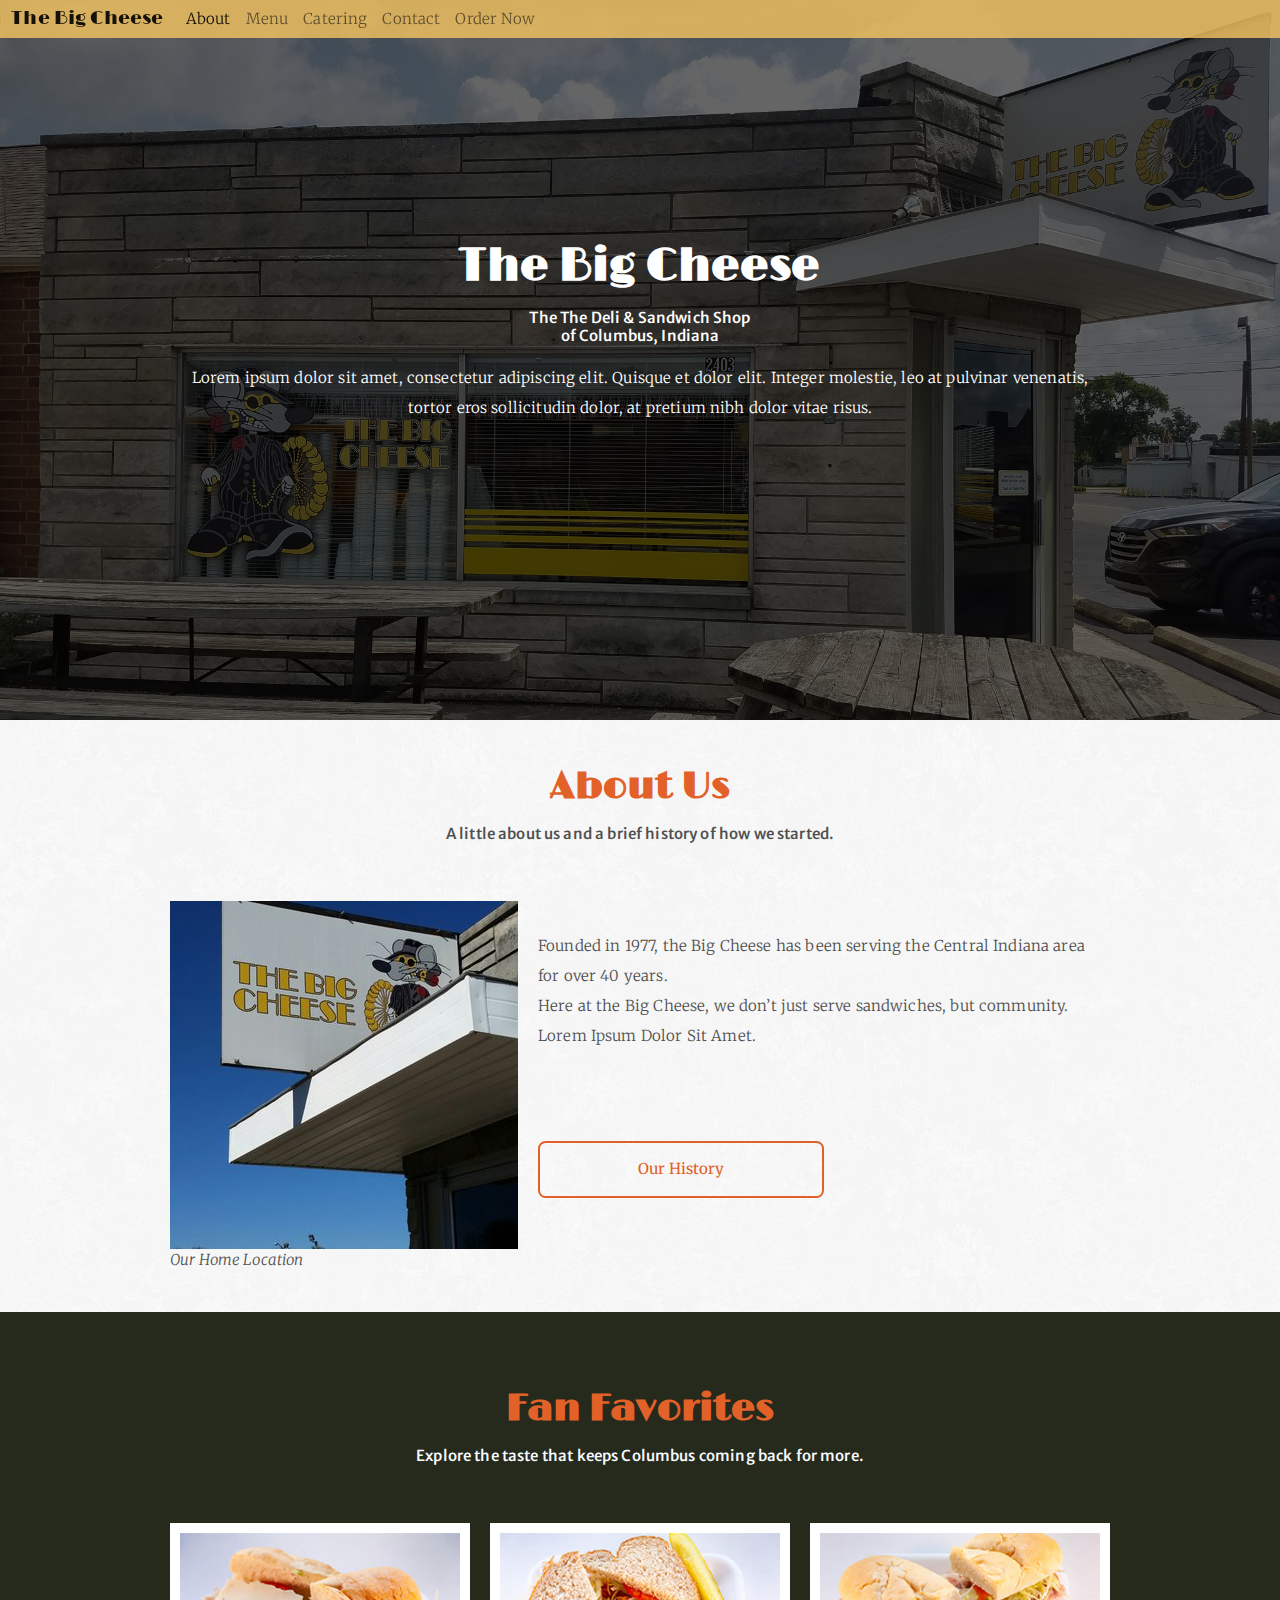
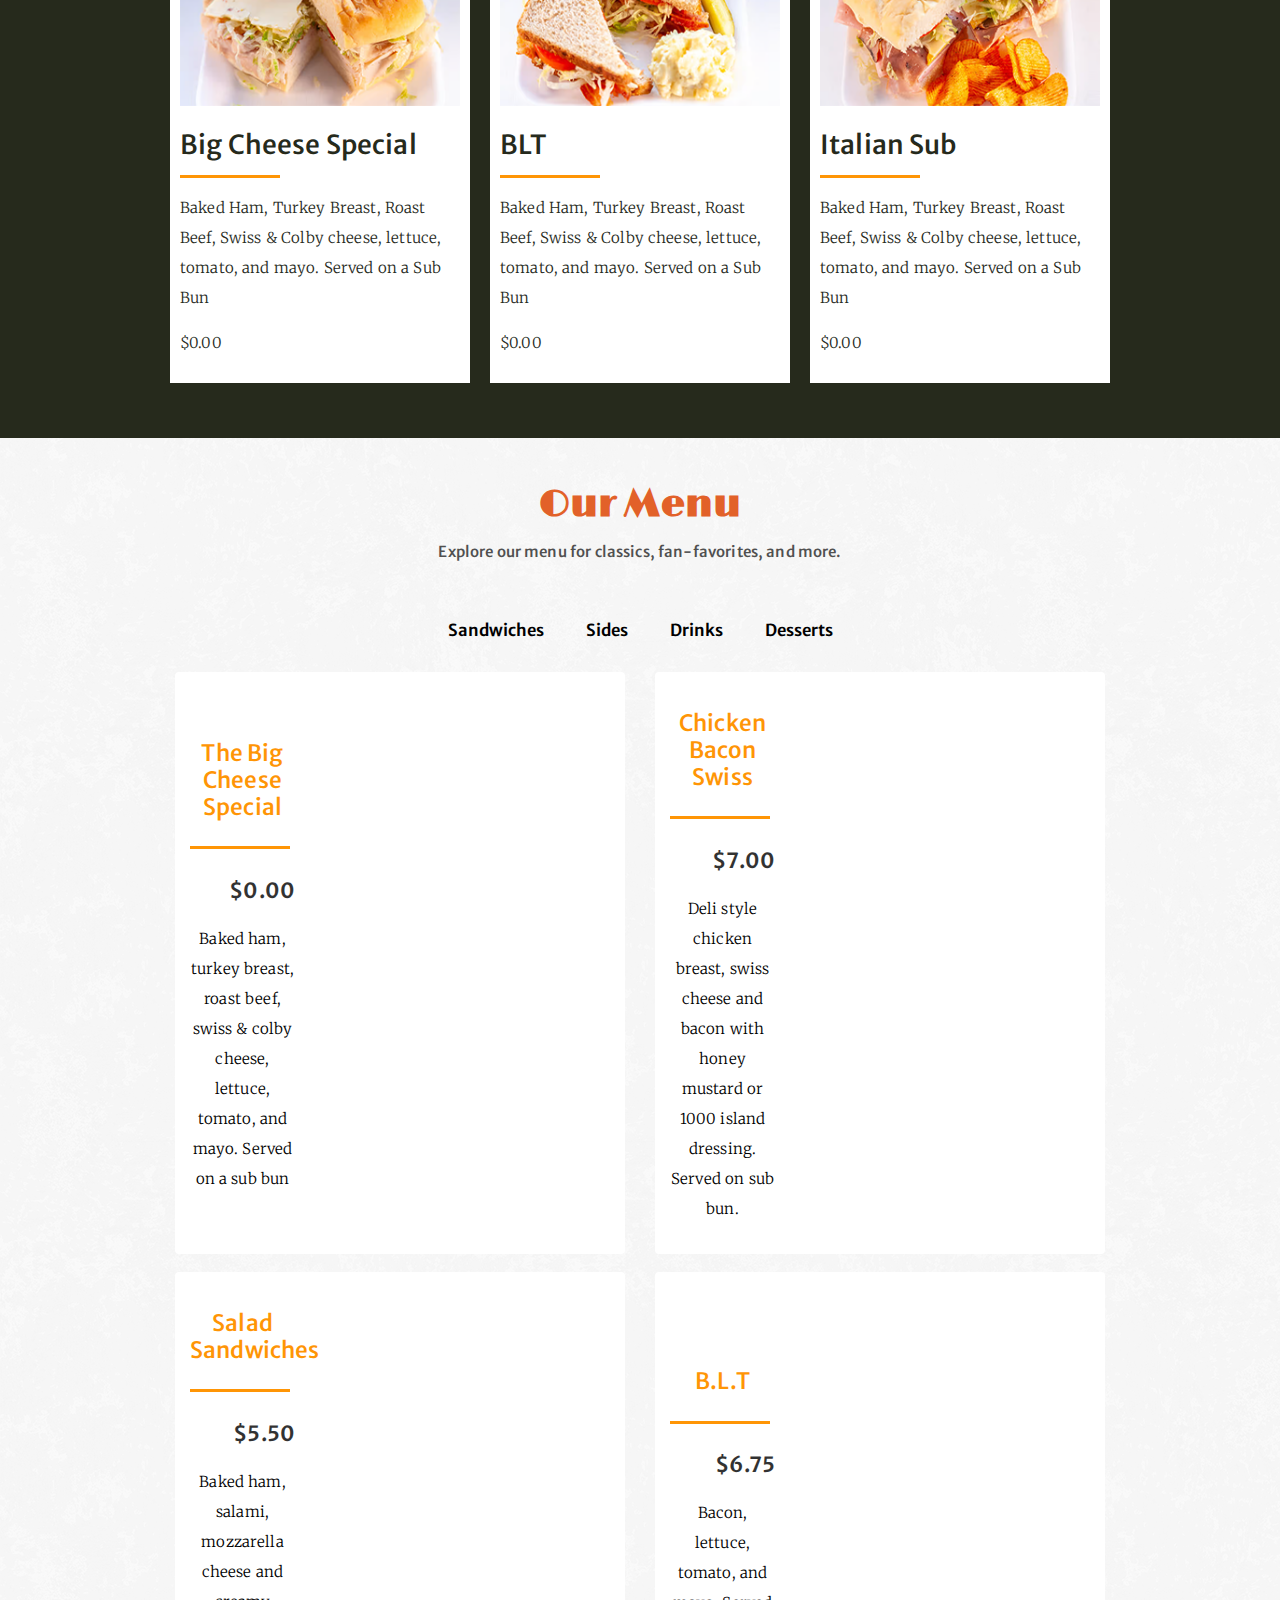
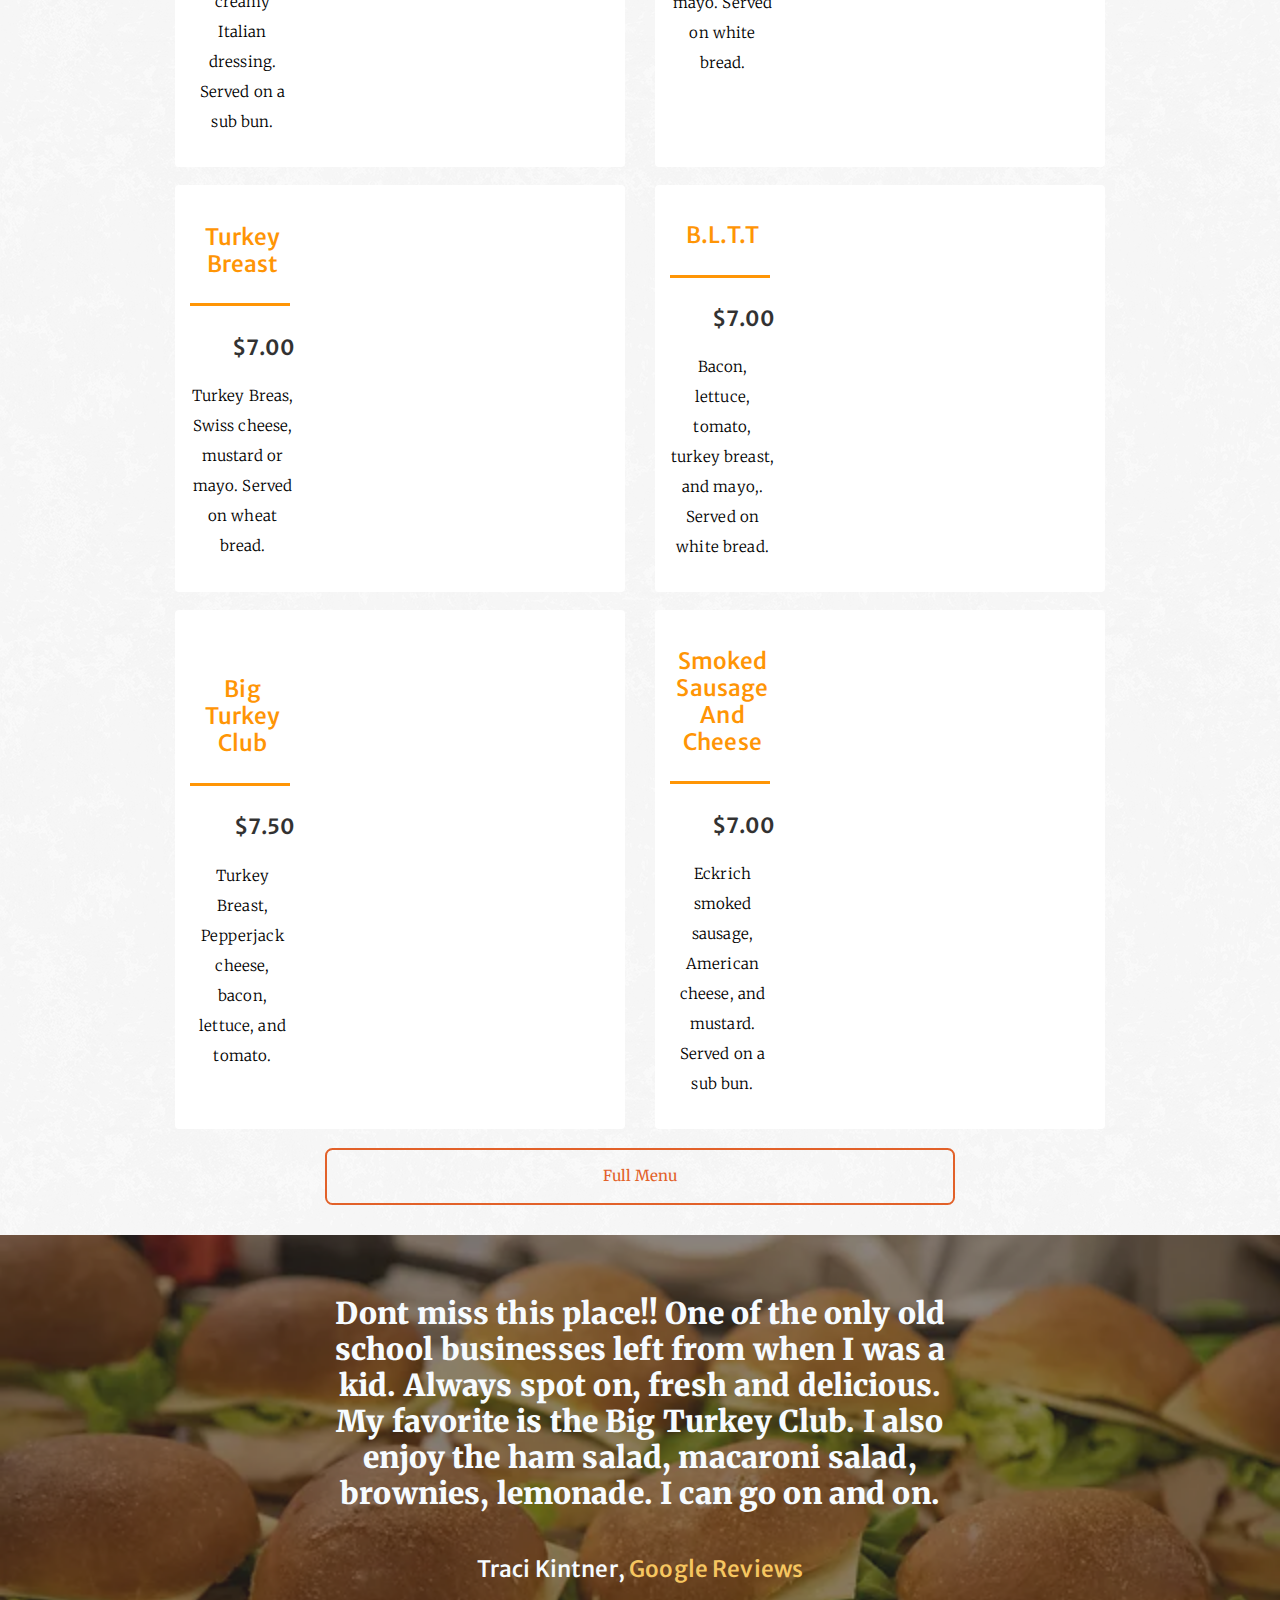
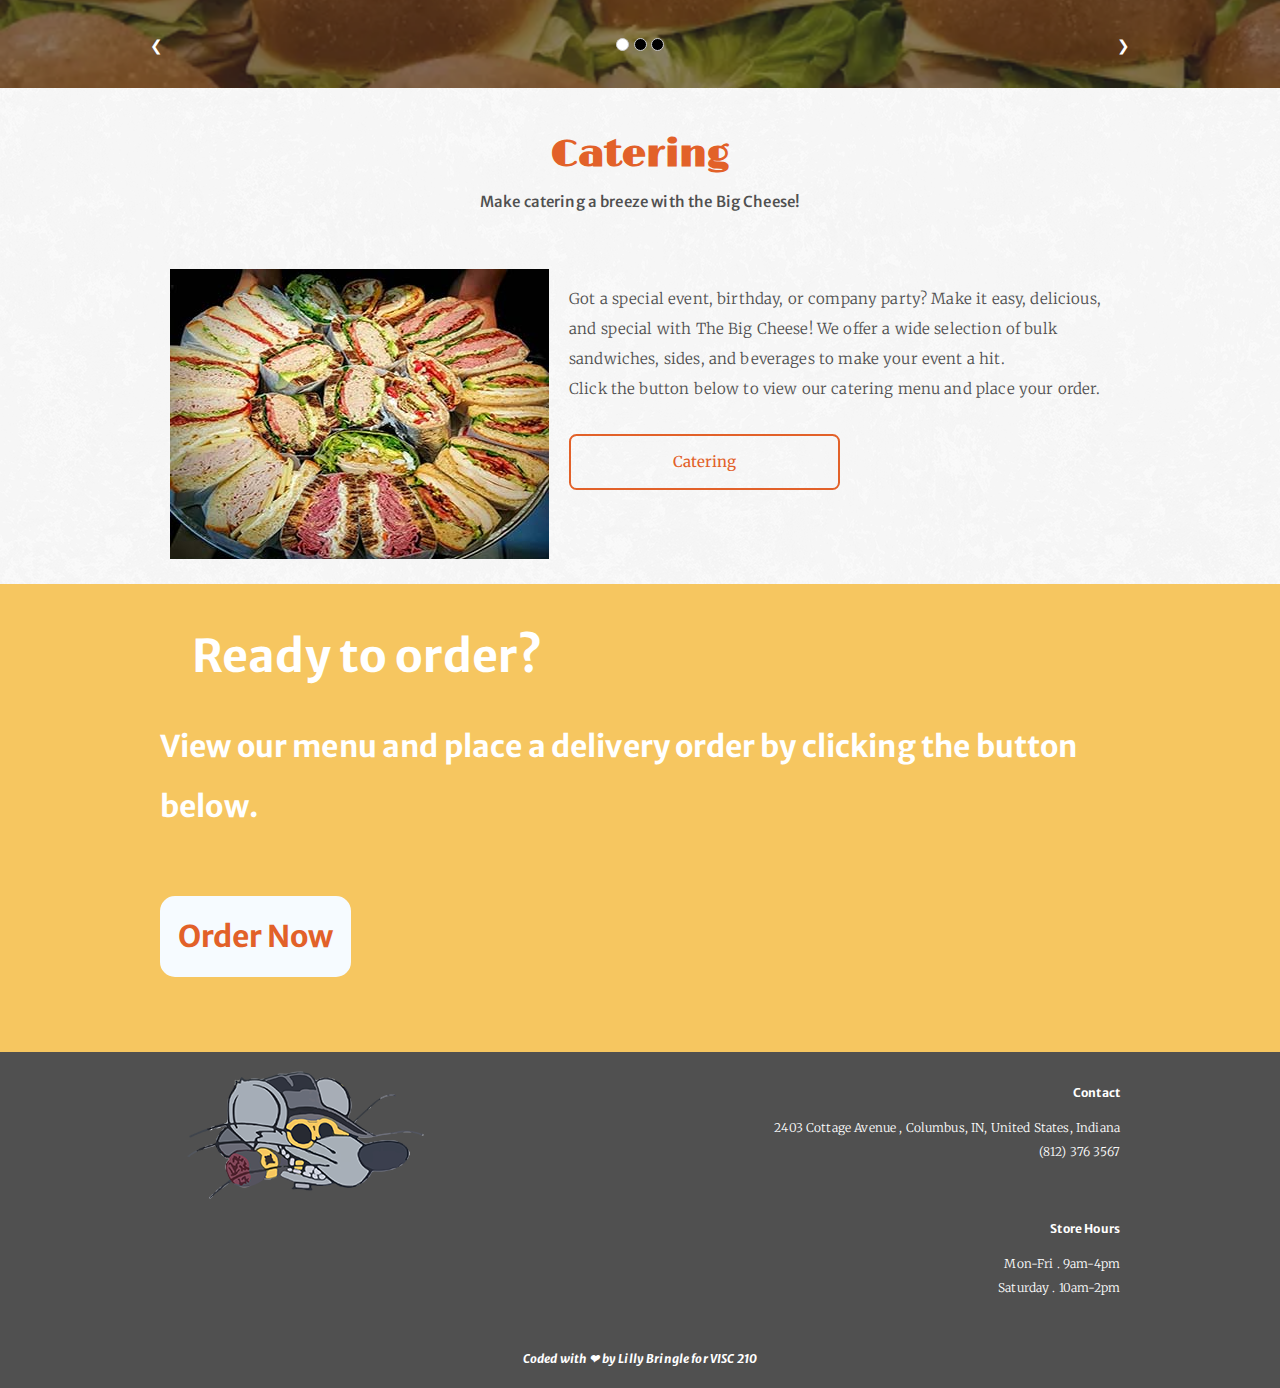
<file: index.html>
<!doctype html>
<html lang="en">
<head>
	<meta charset="utf-8">
    <meta http-equiv="X-UA-Compatible" content="IE=edge">
    <meta name="viewport" content="width=device-width, initial-scale=1">
	  <meta name="description" content="TheBigCheese,resteraunt, deli, deleivery, doordash, columbus indiana">
	  <meta name="author" content="">

	<!--Favicon-->
	<link rel="shortcut icon" href="img/favicons/tbc_favicon.ico">
	<link rel="icon" type="image/png" href="img/favicons/tbc_favicon.png">
	
	<title>The Big Cheese - Home</title>

  <!--Icons-->
  <link rel="stylesheet" href="https://fonts.googleapis.com/css2?family=Material+Symbols+Outlined:opsz,wght,FILL,GRAD@48,400,0,0" />
  <link rel="stylesheet" href="https://fonts.googleapis.com/css2?family=Material+Symbols+Outlined:opsz,wght,FILL,GRAD@48,400,0,0" />
  
  <!-- Slider -->
  <link rel="stylesheet" href="https://www.w3schools.com/w3css/4/w3.css">

	<!-- Bootstrap -->
	<link href="css/bootstrap_5.0.2/bootstrap.min.css" rel="stylesheet">

	<!-- Lightbox -->
	<link href="css/lightbox.css" rel="stylesheet">
	
	<!-- Main CSS -->
	<link href="css/main.css" rel="stylesheet">
</head>
<body data-bs-spy="scroll" data-bs-target="#navbarNav" data-bs-offset="0" class="scrollspy-example" tabindex="0">
	
<!--Bootstrap Nav - https://getbootstrap.com/docs/5.0/components/navbar/#nav-->
<nav class="navbar navbar-expand-lg navbar-light fixed-top">
  <div class="container-fluid">
     <a class="navbar-brand" href="index.html">
      The Big Cheese
    </a>
    <button class="navbar-toggler" type="button" data-bs-toggle="collapse" data-bs-target="#navbarNav" aria-controls="navbarNav" aria-expanded="false" aria-label="Toggle navigation">
      <span class="navbar-toggler-icon"></span>
    </button>
    <div class="collapse navbar-collapse" id="navbarNav">
      <ul class="navbar-nav">
        <li class="nav-item">
          <a class="nav-link active" aria-current="page" href="about.html">About</a>
        </li>
        <li class="nav-item">
          <a class="nav-link" href="menu.html">Menu</a>
        </li>
        <li class="nav-item">
          <a class="nav-link" href="catering.html">Catering</a>
        </li>
		<li class="nav-item">
          <a class="nav-link" href="contact.html">Contact</a>
        </li>

        <li class="nav-item">
          <a class="nav-link" href="https://www.doordash.com/store/big-cheese-columbus-2382135/">Order Now</a>
        </li>
      </ul>
    </div>
  </div>
</nav>

<!-- Section One -->
<div id="hero">
  <div class="container">
    <div class="welcome">
      <h1 class="hero-header">The Big Cheese</h1>
      <h2> The The Deli & Sandwich Shop 
          <br>
          of Columbus, Indiana 
      </h2>
    <p>
      Lorem ipsum dolor sit amet, consectetur adipiscing elit. Quisque et dolor elit. Integer molestie,
      leo at pulvinar venenatis, tortor eros sollicitudin dolor, at pretium nibh dolor vitae risus.
    </p>
    </div>
  </div>
</div>

<!-- Section Two -->
<div class="cat_head">
  <h1> About Us</h1>
  <h2>A little about us and a brief history of how we started. </h2>
</div>

<div class="abt_container">
  <div class="flexbox_item flex_img"> 
    <figure>
      <img src="img/tbc_aboutimg.jpeg">
      <figcaption> Our Home Location</figcaption>
    </figure>
  </div>
  <div class="flexbox_item flex_content">
    <p>
      Founded in 1977, the Big Cheese has been serving the Central Indiana area for over 40 years. 
      <br>
      Here at the Big Cheese, we don’t just serve sandwiches, but community. Lorem Ipsum Dolor Sit Amet.   
    </p>
    <form> 
      <button type="submit" formaction="about.html" class="btn"> Our History</button>  
    </form>  </div>
</div>


<!-- Section Three -->
<div id="fanfav">
  <!-- One row, three columns-->
  <div class="cat_head">
    <h1> Fan Favorites</h1>
    <h2> Explore the taste that keeps Columbus coming back for more.</h2>
  </div>

  <div class="fanfav_container">
    <div class="fanfavitem item1">
      <figure>
        <img src="img/tbc_fanfav1.png" alt="The Big Cheese Special">
      </figure>
      <h3> Big Cheese Special </h3>
      <div class="line"></div>
      <p> Baked Ham, Turkey Breast,
        Roast Beef, Swiss & Colby
        cheese, lettuce, tomato, and
        mayo. Served on a Sub Bun 
      </p>
      <p class="price"> $0.00</p>
    </div>
    <div class="fanfavitem item2">
      <figure>
        <img src="img/tbc_fanfav2.png" alt="BLT">
      </figure>
      <h3> BLT </h3>
      <div class="line"></div>
      <p> Baked Ham, Turkey Breast,
        Roast Beef, Swiss & Colby
        cheese, lettuce, tomato, and
        mayo. Served on a Sub Bun 
      </p>
      <p class="price"> $0.00</p>
    </div>
    <div class="fanfavitem item3">
      <figure>
        <img src="img/tbc_fanfav3.png" alt="Italian Sub">
      </figure>
      <h3> Italian Sub </h3>
      <div class="line"></div>
      <p> Baked Ham, Turkey Breast,
        Roast Beef, Swiss & Colby
        cheese, lettuce, tomato, and
        mayo. Served on a Sub Bun 
      </p>
      <p class="price"> $0.00</p>
    </div>
  </div>

</div>

<!-- Section Four -->
<div id="menu">
  <div class="menu-container">
    <div class="cat_head">
      <h1> Our Menu</h1>
      <h2>Explore our menu for classics, fan-favorites, and more. </h2>
    </div>

    <div class="menu-btns">
      <button type="button" class="menu-btn active-btn" id="sandwiches"> Sandwiches</button>  
      <button type="button" class="menu-btn active-btn" id="sides"> Sides</button>  
      <button type="button" class="menu-btn active-btn" id="drinks"> Drinks</button>  
      <button type="button" class="menu-btn active-btn" id="desserts"> Desserts</button>  
    </div>

    <div class="food-items">
      <!-- Items -->

      <!-- Sandwiches-->
      <div class="food-item sandwiches">
        <div class="food-content">
          <h2 class="food-name"> The Big Cheese Special </h2>
          <div class="line"></div>
          <h3 class="food-price">$0.00</h3> 
         <p class="food-descript"> Baked ham, turkey breast, roast beef, swiss & colby cheese, lettuce, tomato, and mayo. Served on a sub bun</p>
        </div>
      </div>

      <div class="food-item sandwiches">
        <div class="food-content">
          <h2 class="food-name"> Chicken Bacon Swiss </h2>
          <div class="line"></div>
          <h3 class="food-price">$7.00</h3> 
         <p class="food-descript"> Deli style chicken breast, swiss cheese and bacon with honey mustard or 1000 island dressing. Served on sub bun. </p>
        </div>
      </div>

      <div class="food-item sandwiches">
        <div class="food-content">
          <h2 class="food-name"> Salad Sandwiches </h2>
          <div class="line"></div>
          <h3 class="food-price">$5.50</h3> 
         <p class="food-descript"> Baked ham, salami, mozzarella cheese and creamy Italian dressing. Served on a sub bun. </p>
        </div>
      </div>

      <div class="food-item sandwiches">
        <div class="food-content">
          <h2 class="food-name">B.L.T </h2>
          <div class="line"></div>
          <h3 class="food-price">$6.75</h3> 
         <p class="food-descript">Bacon, lettuce, tomato, and mayo. Served on white bread.</p>
        </div>
      </div>

      <div class="food-item sandwiches">
        <div class="food-content">
          <h2 class="food-name"> Turkey Breast </h2>
          <div class="line"></div>
          <h3 class="food-price">$7.00</h3> 
         <p class="food-descript"> Turkey Breas, Swiss cheese, mustard or mayo. Served on wheat bread.</p>
        </div>
      </div>

      <div class="food-item sandwiches">
        <div class="food-content">
          <h2 class="food-name"> B.L.T.T </h2>
          <div class="line"></div>
          <h3 class="food-price">$7.00</h3> 
         <p class="food-descript"> Bacon, lettuce, tomato, turkey breast, and mayo,. Served on white bread. </p>
        </div>
      </div>

      <div class="food-item sandwiches">
        <div class="food-content">
          <h2 class="food-name"> Big Turkey Club </h2>
          <div class="line"></div>
          <h3 class="food-price">$7.50</h3> 
         <p class="food-descript">Turkey Breast, Pepperjack cheese, bacon, lettuce, and tomato. </p>
        </div>
      </div>

      <div class="food-item sandwiches">
        <div class="food-content">
          <h2 class="food-name"> Smoked Sausage and Cheese </h2>
          <div class="line"></div>
          <h3 class="food-price">$7.00</h3> 
         <p class="food-descript"> Eckrich smoked sausage, American cheese, and mustard. Served on a sub bun.</p>
        </div>
      </div>

      <!-- Sides -->

      <div class="food-item sides">
        <div class="food-content">
          <h2 class="food-name"> Lorem Ipsum </h2>
          <div class="line"></div>
          <h3 class="food-price">$0.00</h3> 
         <p class="food-descript"> Lorem Upsim</p>
        </div>
      </div>

      <div class="food-item sides">
        <div class="food-content">
          <h2 class="food-name"> Potato Salad (4oz) </h2>
          <div class="line"></div>
          <h3 class="food-price">$1.75</h3> 
        </div>
      </div>

      <div class="food-item sides">
        <div class="food-content">
          <h2 class="food-name"> Macaroni Salad (4oz) </h2>
          <div class="line"></div>
          <h3 class="food-price">$1.75</h3> 
        </div>
      </div>

      <div class="food-item sides">
        <div class="food-content">
          <h2 class="food-name"> Baked Beans (4oz) </h2>
          <div class="line"></div>
          <h3 class="food-price">$1.75</h3> 
        </div>
      </div>

      <div class="food-item sides">
        <div class="food-content">
          <h2 class="food-name"> French Onion Dip (4oz) </h2>
          <div class="line"></div>
          <h3 class="food-price">$1.75</h3> 
        </div>
      </div>

      <div class="food-item sides">
        <div class="food-content">
          <h2 class="food-name"> Deviled Eggs </h2>
          <div class="line"></div>
          <h3 class="food-price">$1.75</h3> 
        </div>
      </div>

      <div class="food-item sides">
        <div class="food-content">
          <h2 class="food-name"> Carrots and Ranch </h2>
          <div class="line"></div>
          <h3 class="food-price">$1.75</h3> 
        </div>
      </div>

      <div class="food-item sides">
        <div class="food-content">
          <h2 class="food-name"> Chicken Salad (4oz) </h2>
          <div class="line"></div>
          <h3 class="food-price">$2.75</h3> 
        </div>
      </div>

      <div class="food-item sides">
        <div class="food-content">
          <h2 class="food-name"> UTZ Chips (Indivudual) </h2>
          <div class="line"></div>
          <p class="food-descript"> Flavors: Salt'n'Vinegar, Salt & Pepper, Voodoo, Voodoo Heat, Bacon Cheddar, Red Hot</p>
          <h3 class="food-price">- $1.80</h3> 
        </div>
      </div>

      <div class="food-item sides">
        <div class="food-content">
          <h2 class="food-name"> UTZ Chips (Family) </h2>
          <div class="line"></div>
          <h3 class="food-price">- $4.77</h3> 
        </div>
      </div>
      <!-- Drinks-->
      <div class="food-item drinks">
        <div class="food-content">
          <h2 class="food-name"> Lemonade </h2>
          <div class="line"></div>
          <h3 class="food-price">16oz-$1.00,24oz-$1.50,32oz-$2.00</h3> 
         <p class="food-descript"> Housemade </p>
        </div>
      </div>

      <div class="food-item drinks">
        <div class="food-content">
          <h2 class="food-name"> Sweet and Unsweet Teas </h2>
          <div class="line"></div>
          <h3 class="food-price">16oz-$1.00,24oz-$1.50,32oz-$2.00</h3> 
        </div>
      </div>

      <div class="food-item drinks">
        <div class="food-content">
          <h2 class="food-name"> Pepsi Products </h2>
          <div class="line"></div>
          <h3 class="food-price">16oz-$1.00,24oz-$1.50,32oz-$2.00</h3> 
         <p class="food-descript"> Pepsi, Diet Pepsi, Mountain Dew, Root Beer </p>
        </div>
      </div>

      <!-- Desserts-->

      <div class="food-item desserts">
        <div class="food-content">
          <h2 class="food-name"> Frosted Brownie </h2>
          <div class="line"></div>
          <h3 class="food-price">$0.75</h3> 
         <p class="food-descript"> Baked fresh every morning.</p>
        </div>
      </div>
      </div>
    </div>

    <form class="center"> 
      <button type="submit" formaction="menu.html" class="btn"> Full Menu</button>  
    </form>  
  </div>

<!-- Section Five -->

<div id="reviewslider">
  <div class="slides-container">
    <div class="w3-content w3-display-container">
      <div class="mySlides1">
        <div class="w3-container">
          <h1>Dont miss this place!! One of the only old school businesses left from when I was a kid. Always spot on, fresh and delicious. My favorite is the Big Turkey Club. I also enjoy the ham salad, macaroni salad, brownies, lemonade. I can go on and on.</h1>
          <h2>Traci Kintner, <a href="https://www.google.com/search?q=the+big+cheese&ei=VLxTZNz8AqaaptQPlcOy-Ag&ved=0ahUKEwjc9qWj69v-AhUmjYkEHZWhDI8Q4dUDCBA&uact=5&oq=the+big+cheese&gs_lcp=[base64]&sclient=gws-wiz-serp#lrd=0x886ba046a571886f:0xecba95dcf2355fc3,1,,,," target="_blank" class="review_src">Google Reviews</a></h2>
        </div>
      </div>
      <div class="mySlides1">
        <div class="w3-container">
          <h1>Lost count of how many years BG has been here! It's amazing and has been a regular with us for years.  First place our adult kids go when they come to C bus. Happy memories. Deliciously fresh. Reasonably priced and super friendly owners/employees.</h1>
          <h2>Myp E., <a href="https://www.yelp.com/biz/big-cheese-columbus#reviews" target="_blank" class="review_src">Yelp</a></h2>
        </div>
      </div>
      <div class="mySlides1">
        <div class="w3-container">
          <h1>Dont miss this place!! One of the only old school businesses left from when I was a kid. Always spot on, fresh and delicious. My favorite is the Big Turkey Club. I also enjoy the ham salad, macaroni salad, brownies, lemonade. I can go on and on.</h1>
          <h2>Traci Kintner, <a href="https://www.google.com/search?q=the+big+cheese&ei=VLxTZNz8AqaaptQPlcOy-Ag&ved=0ahUKEwjc9qWj69v-AhUmjYkEHZWhDI8Q4dUDCBA&uact=5&oq=the+big+cheese&gs_lcp=[base64]&sclient=gws-wiz-serp#lrd=0x886ba046a571886f:0xecba95dcf2355fc3,1,,,," target="_blank" class="review_src">Google Reviews</a></h2>
        </div>
      </div>
      <div class="w3-center w3-display-bottommiddle" style="width:100%">
        <div class="w3-left" onclick="plusDivs(-1)">&#10094;</div>
        <div class="w3-right" onclick="plusDivs(1)">&#10095;</div>
        <span class="w3-badge demo w3-border" onclick="currentDiv(1)"></span>
        <span class="w3-badge demo w3-border" onclick="currentDiv(2)"></span>
        <span class="w3-badge demo w3-border" onclick="currentDiv(3)"></span>
      </div>
    </div>
  
  </div>

</div>


  
<div class="cat_head">
  <h1> Catering</h1>
  <h2> Make catering a breeze with the Big Cheese!</h2>
</div>

<div class="cater_container">
  <div class="flexbox_item cater_img"> 
    <figure>
      <img src="img/tbc_catering.jpg" alt="Catering">
    </figure>
  </div>

  <div class="flexbox_item cater_content">
    <p>Got a special event, birthday, or company party? Make it
      easy, delicious, and special with The Big Cheese! We
      offer a wide selection of bulk sandwiches, sides, and
      beverages to make your event a hit. 
      <br>
      Click the button below to view our catering menu and
      place your order.  </p>
      <form> 
        <button type="submit" formaction="catering.html" class="btn"> Catering</button>  
      </form>
  </div>
</div>

<!-- Section 6 -->

<div id="cta">
  <div class="cta_content">
    <h2> Ready to order?</h2>
    <p> View our menu and place a delivery order by clicking the button below.</p>
    <form> 
      <button type="submit" formaction="https://www.doordash.com/store/big-cheese-columbus-2382135/" class="ctabtn">  Order Now </button>  
    </form>
  </div>
</div>

<footer>
  <div class="nav-container">
    <figure class="nav-logo">
      <img src="img/tbc_logo.png" alt="logo">
    </figure>

    <div class="nav-contact">
      <h3> Contact</h3>
      <p> 
        2403 Cottage Avenue , Columbus, IN,
        United States, Indiana
        <br>
        (812) 376 3567
      </p>
    </div>

    <div class="nav-hours">
      <h3> Store Hours</h3>
      <p>
        Mon-Fri . 9am-4pm
        <br>
        Saturday . 10am-2pm
      </p>
    </div>

    <div class="nav-tag"> <h3> Coded with &#10084; by Lilly Bringle for VISC 210</h3> </div>
  </div>
</footer>

<!-- jQuery --> 
<script src="https://ajax.googleapis.com/ajax/libs/jquery/1.12.4/jquery.min.js"></script>
<!-- Lightbox JS -->
<script src="js/lightbox.min.js"></script>
<!-- Bootstrap JS -->
<script src="https://cdn.jsdelivr.net/npm/@popperjs/core@2.9.2/dist/umd/popper.min.js"></script>
<!-- Menu JS -->
<script src="js/menuscript.js"></script>
<!-- Image Slider JS-->
<script src="js/imageslider.js"></script>
</body>
</html>
</file>
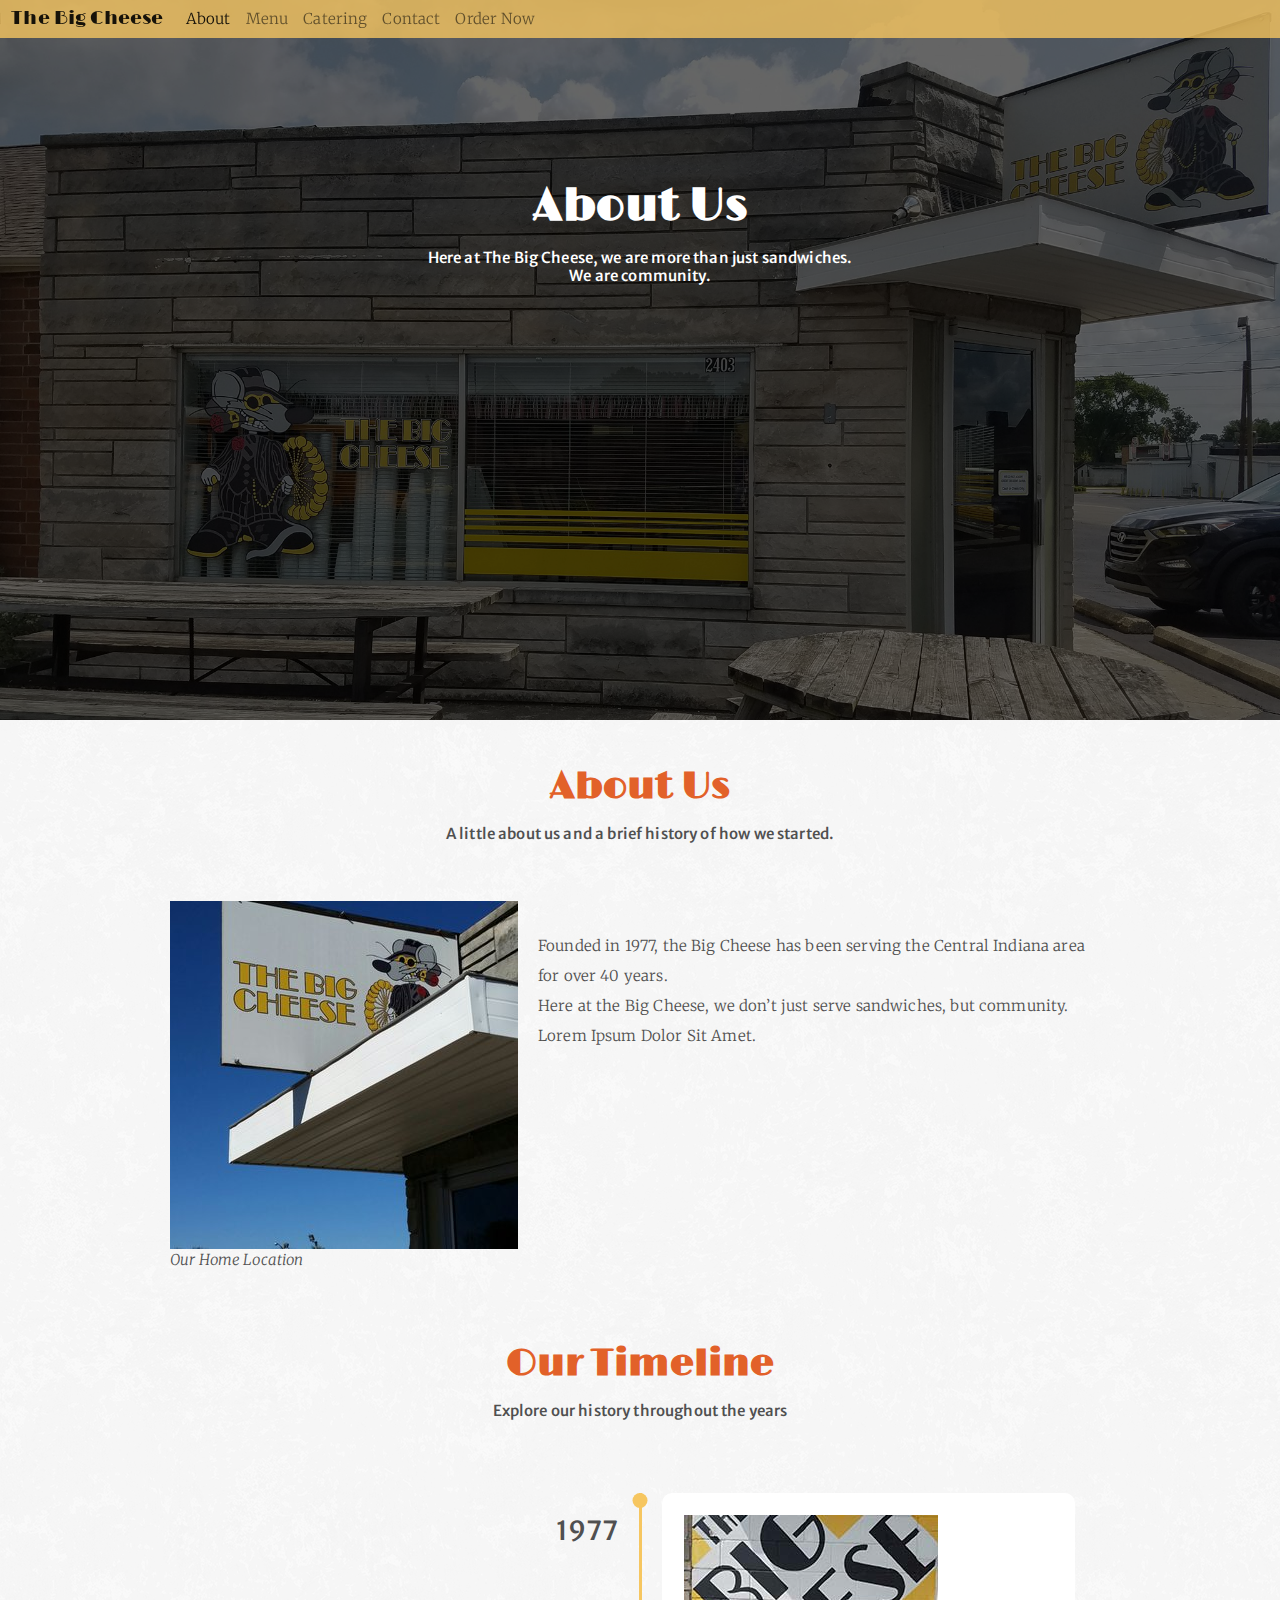
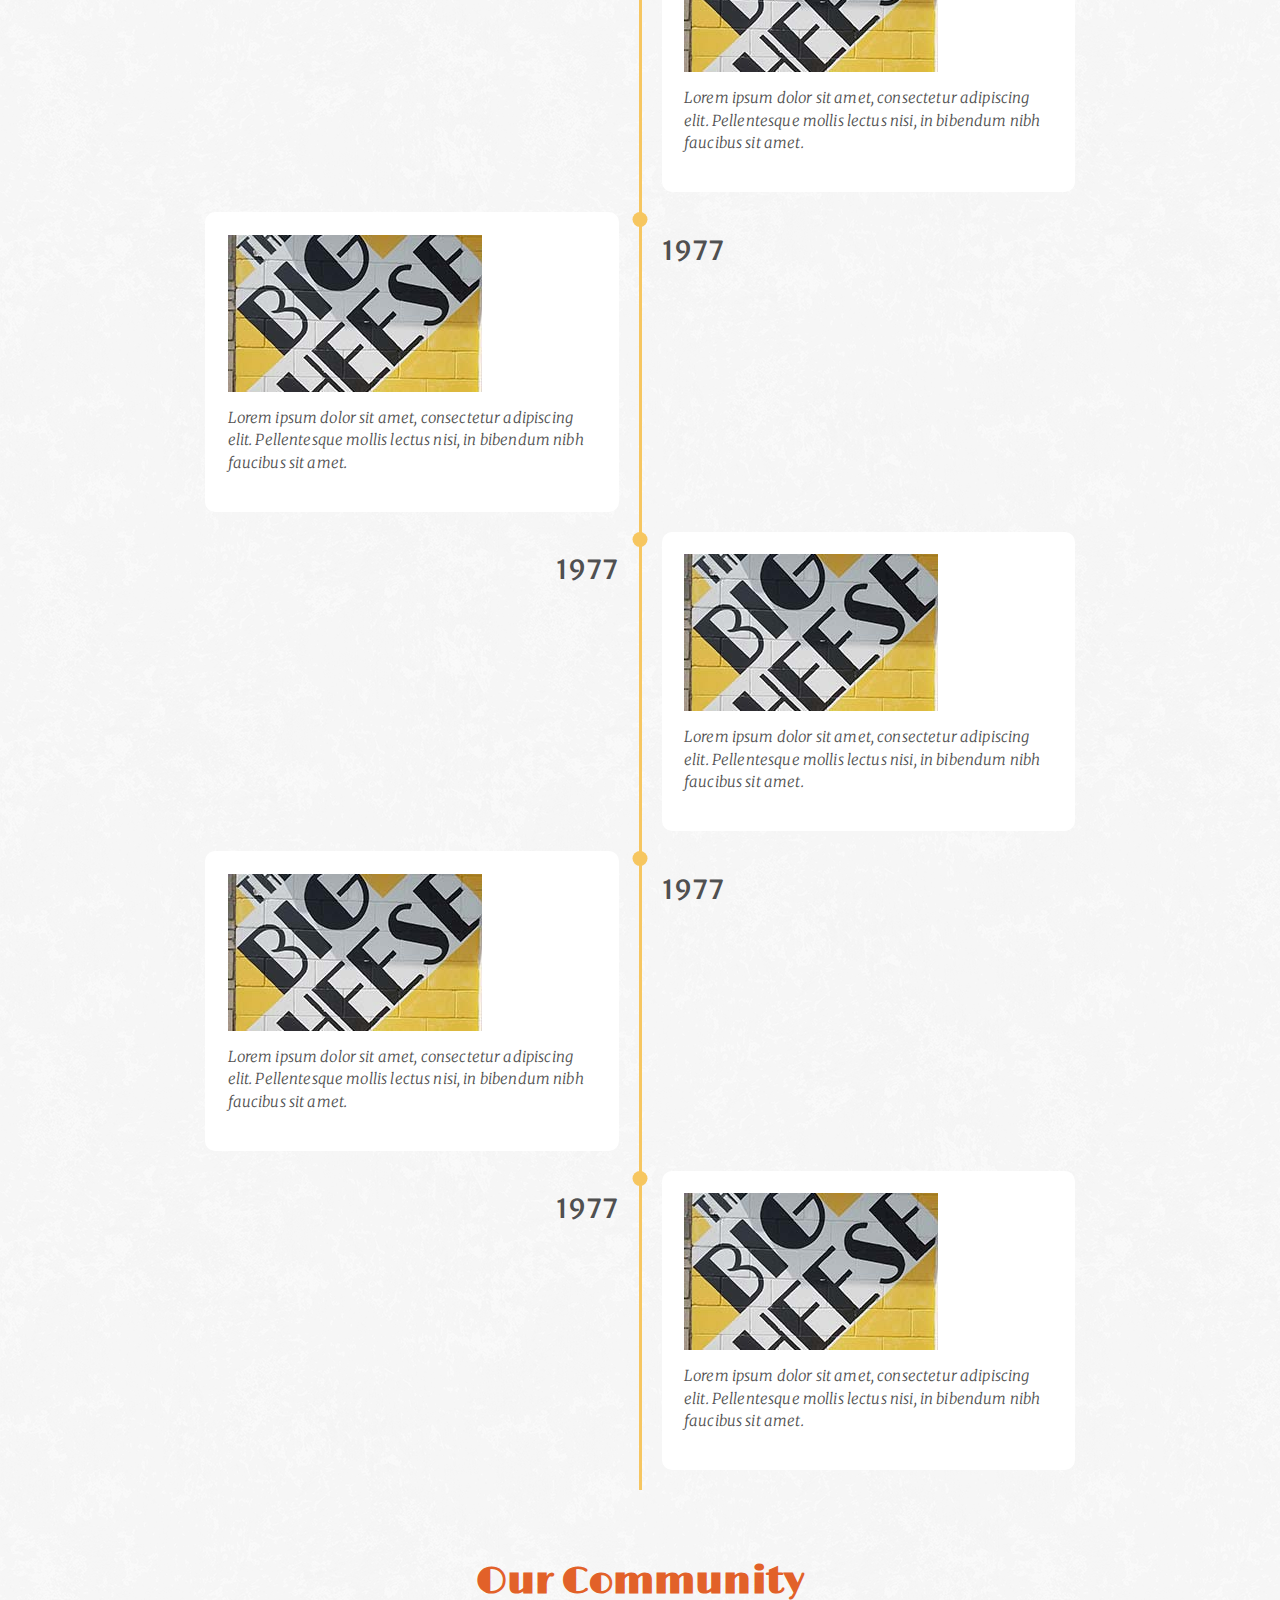
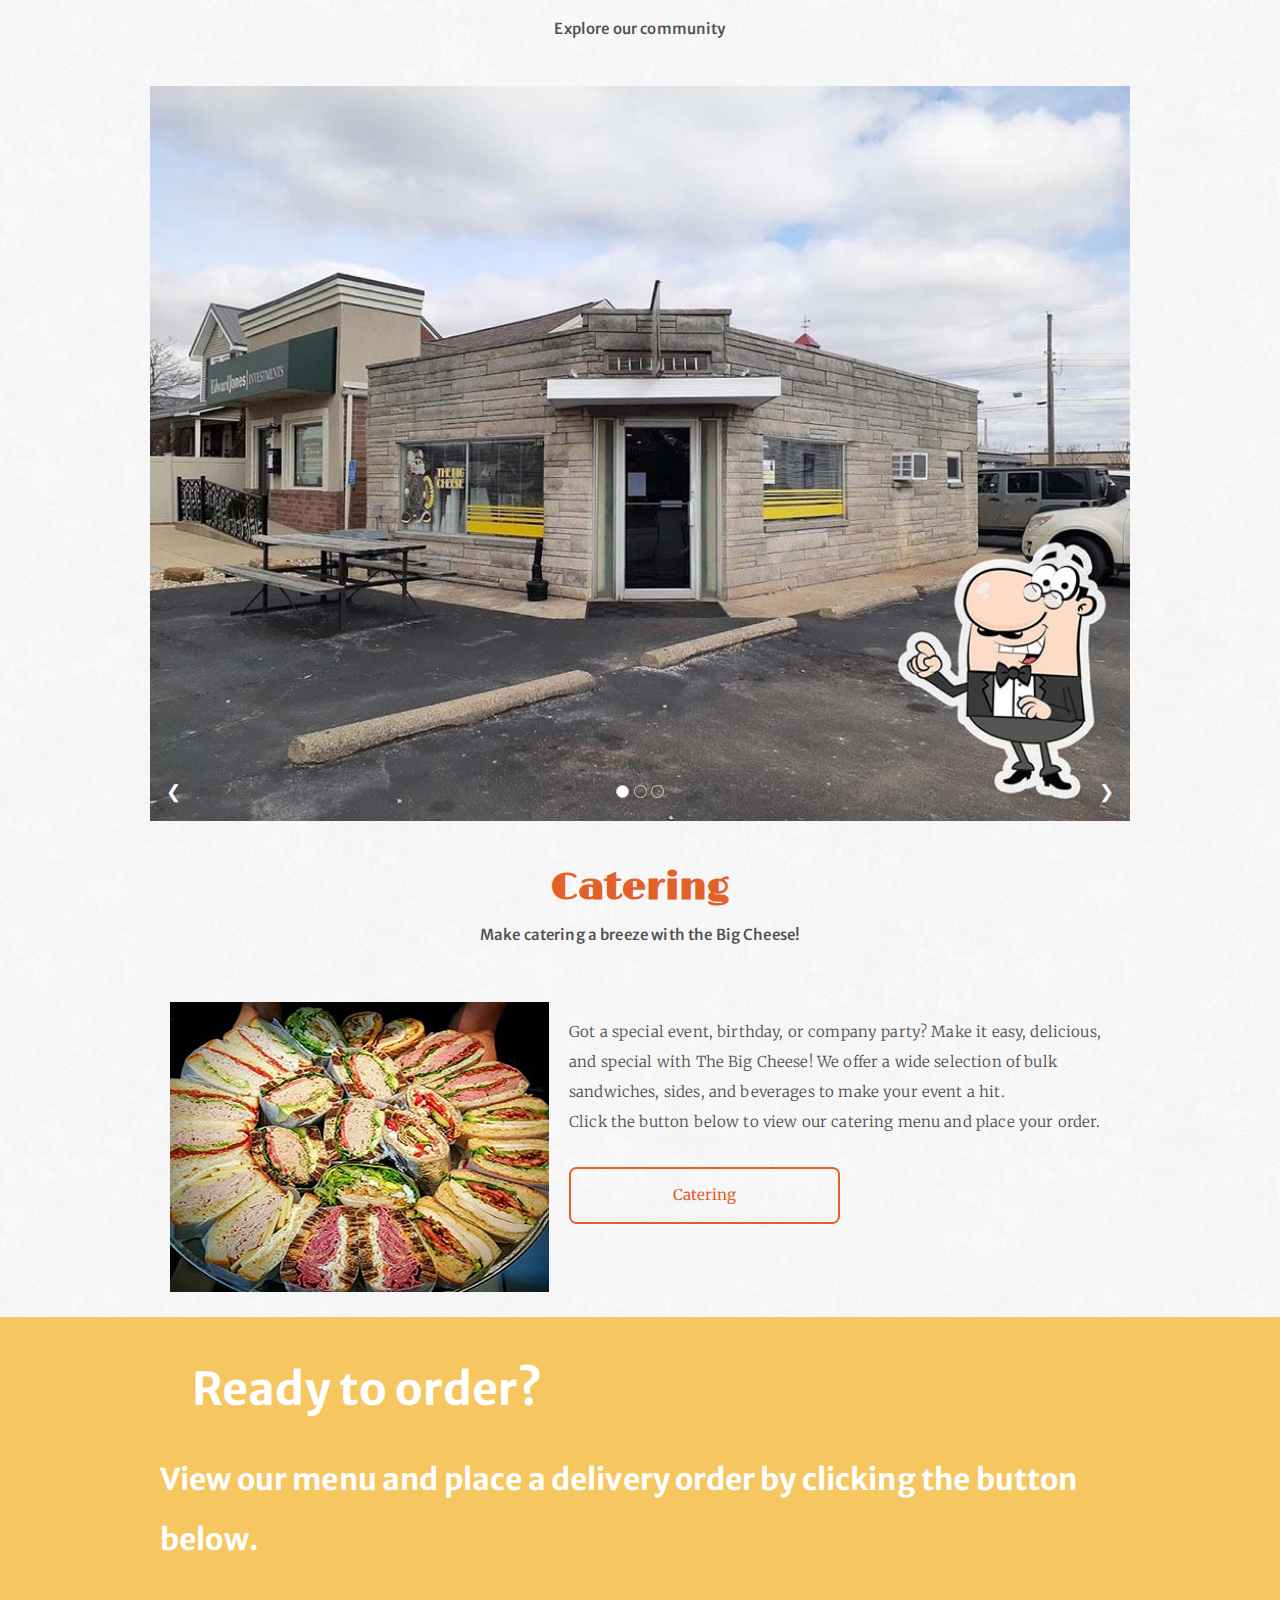
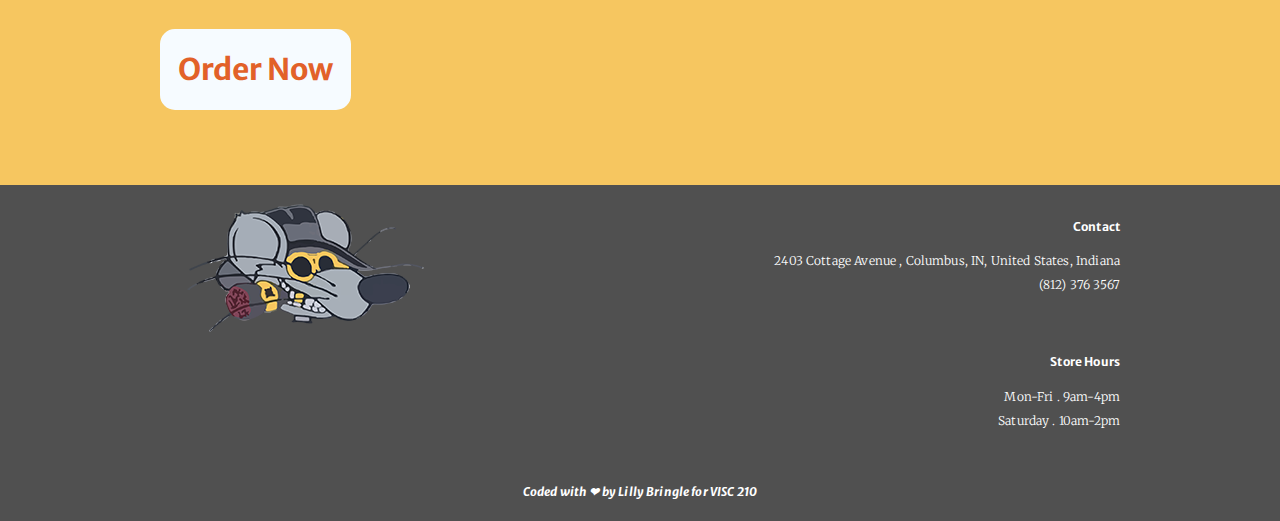
<file: about.html>
<!doctype html>
<html lang="en">
<head>
	<meta charset="utf-8">
    <meta http-equiv="X-UA-Compatible" content="IE=edge">
    <meta name="viewport" content="width=device-width, initial-scale=1">
	<meta name="description" content="">
	<meta name="author" content="">

	<!--Favicon-->
	<link rel="shortcut icon" href="img/favicons/tbc_favicon.ico">
	<link rel="icon" type="image/png" href="img/favicons/tbc_favicon.png">
	
	<title>The Big Cheese - About</title>

  <!-- Slider -->
  <link rel="stylesheet" href="https://www.w3schools.com/w3css/4/w3.css">

	<!-- Bootstrap -->
	<link href="css/bootstrap_5.0.2/bootstrap.min.css" rel="stylesheet">

	<!-- Lightbox -->
	<link href="css/lightbox.css" rel="stylesheet">
	
	<!-- Main CSS -->
	<link href="css/main.css" rel="stylesheet">
</head>
<body data-bs-spy="scroll" data-bs-target="#navbarNav" data-bs-offset="0" class="scrollspy-example" tabindex="0">
	
<!--Bootstrap Nav - https://getbootstrap.com/docs/5.0/components/navbar/#nav-->
<nav class="navbar navbar-expand-lg navbar-light fixed-top">
  <div class="container-fluid">
     <a class="navbar-brand" href="index.html">
      The Big Cheese
    </a>
    <button class="navbar-toggler" type="button" data-bs-toggle="collapse" data-bs-target="#navbarNav" aria-controls="navbarNav" aria-expanded="false" aria-label="Toggle navigation">
      <span class="navbar-toggler-icon"></span>
    </button>
    <div class="collapse navbar-collapse" id="navbarNav">
      <ul class="navbar-nav">
        <li class="nav-item">
          <a class="nav-link active" aria-current="page" href="about.html">About</a>
        </li>
        <li class="nav-item">
          <a class="nav-link" href="menu.html">Menu</a>
        </li>
        <li class="nav-item">
          <a class="nav-link" href="catering.html">Catering</a>
        </li>
		<li class="nav-item">
          <a class="nav-link" href="contact.html">Contact</a>
        </li>

        <li class="nav-item">
          <a class="nav-link" href="https://www.doordash.com/store/big-cheese-columbus-2382135/">Order Now</a>
        </li>
      </ul>
    </div>
  </div>
</nav>

<!-- Section One -->
<div id="abt_hero">
  <div class="hero-container">
    <h1 class="hero-header">About Us</h1>
   <h2>
    Here at The Big Cheese, we are more than just sandwiches.
    <br>
    We are community. 
   </h2>
  </div>
</div>

<!-- Section Two -->
<div class="cat_head">
  <h1> About Us</h1>
  <h2>A little about us and a brief history of how we started. </h2>
</div>

<div class="abt_container">
  <div class="flexbox_item flex_img"> 
    <figure>
      <img src="img/tbc_aboutimg.jpeg">
      <figcaption> Our Home Location</figcaption>
    </figure>
  </div>
  <div class="flexbox_item flex_content">
    <p>
      Founded in 1977, the Big Cheese has been serving the Central Indiana area for over 40 years. 
      <br>
      Here at the Big Cheese, we don’t just serve sandwiches, but community. Lorem Ipsum Dolor Sit Amet.   
    </p>
</div>

</div>

<!-- Section Three-->
<div class="cat_head">
  <h1> Our Timeline</h1>
  <h2> Explore our history throughout the years</h2>
</div>

<div id="timeline">

  <!-- First Item -->
  <div class="timeline_component">
    <div class="timeline_date date_right">
      <h3>1977</h3>
    </div>
  </div>

  <div class="timeline_middle">
    <div class="timeline_point"></div>
  </div>

  <div class="timeline_component content_bg">
    <div class="timeline_content">
      <img class="timeline_img" src="img/tbc_timeline.jpg" alt="Timeline"> 
      <p class="timeline_descript"> Lorem ipsum dolor sit amet, consectetur adipiscing elit. Pellentesque mollis lectus nisi, in bibendum nibh faucibus sit amet.</p>
    </div>
  </div>

<!-- Second Item -->
  <div class="timeline_component content_bg">
      <div class="timeline_content">
        <img class="timeline_img" src="img/tbc_timeline.jpg" alt="Timeline"> 
        <p class="timeline_descript"> Lorem ipsum dolor sit amet, consectetur adipiscing elit. Pellentesque mollis lectus nisi, in bibendum nibh faucibus sit amet.</p>
      </div>
  </div>

  <div class="timeline_middle">
    <div class="timeline_point"></div>
  </div>

  <div class="timeline_component">
    <div class="timeline_date">
      <h3>1977</h3>
    </div>
  </div>

<!-- Third Item -->
  <div class="timeline_component">
    <div class="timeline_date date_right">
      <h3>1977</h3>
    </div>
  </div>

  <div class="timeline_middle">
    <div class="timeline_point"></div>
  </div>

  <div class="timeline_component content_bg">
    <div class="timeline_content">
      <img class="timeline_img" src="img/tbc_timeline.jpg" alt="Timeline"> 
      <p class="timeline_descript"> Lorem ipsum dolor sit amet, consectetur adipiscing elit. Pellentesque mollis lectus nisi, in bibendum nibh faucibus sit amet.</p>
    </div>
  </div>

<!-- Fourth Item-->
  <div class="timeline_component content_bg">
    <div class="timeline_content">
      <img class="timeline_img" src="img/tbc_timeline.jpg" alt="Timeline"> 
      <p class="timeline_descript"> Lorem ipsum dolor sit amet, consectetur adipiscing elit. Pellentesque mollis lectus nisi, in bibendum nibh faucibus sit amet.</p>
    </div>
  </div>

  <div class="timeline_middle">
    <div class="timeline_point"></div>
  </div>

  <div class="timeline_component">
    <div class="timeline_date">
      <h3>1977</h3>
    </div>
  </div>

<!-- Fifth Item-->
  <div class="timeline_component">
    <div class="timeline_date date_right">
      <h3>1977</h3>
    </div>
  </div>

  <div class="timeline_middle">
    <div class="timeline_point"></div>
  </div>

  <div class="timeline_component content_bg">
    <div class="timeline_content">
      <img class="timeline_img" src="img/tbc_timeline.jpg" alt="Timeline"> 
      <p class="timeline_descript"> Lorem ipsum dolor sit amet, consectetur adipiscing elit. Pellentesque mollis lectus nisi, in bibendum nibh faucibus sit amet.</p>
    </div>
  </div>
</div>

<!-- Section Four-->
<div class="cat_head"> 
  <h1> Our Community</h1>
  <h2> Explore our community</h2>
</div>

<div id="impactcarousel">
  <div class="w3-content w3-display-container">
    <img class="mySlides2" src="/img/tbc_communityslider1.jpeg" alt="Our Community">
    <img class="mySlides2" src="/img/tbc_communityslider2.jpeg" alt="Our Community">
    <img class="mySlides2" src="/img/tbc_communityslider1.jpeg" alt="Our Community">

    <div class="w3-center w3-container w3-section w3-large w3-text-white w3-display-bottommiddle" style="width:100%">
      <div class="w3-left w3-hover-text-khaki" onclick="plusDivs(-1)">&#10094;</div>
      <div class="w3-right w3-hover-text-khaki" onclick="plusDivs(1)">&#10095;</div>
      <span class="w3-badge demo w3-border w3-transparent w3-hover-white" onclick="currentDiv(1)"></span>
      <span class="w3-badge demo w3-border w3-transparent w3-hover-white" onclick="currentDiv(2)"></span>
      <span class="w3-badge demo w3-border w3-transparent w3-hover-white" onclick="currentDiv(3)"></span>
    </div>
  </div>
</div>

<!-- Section Five-->

  
<div class="cat_head">
  <h1> Catering</h1>
  <h2> Make catering a breeze with the Big Cheese!</h2>
</div>

<div class="cater_container">
  <div class="flexbox_item cater_img"> 
    <figure>
      <img src="img/tbc_catering.jpg" alt="Catering">
    </figure>
  </div>

  <div class="flexbox_item cater_content">
    <p>Got a special event, birthday, or company party? Make it
      easy, delicious, and special with The Big Cheese! We
      offer a wide selection of bulk sandwiches, sides, and
      beverages to make your event a hit. 
      <br>
      Click the button below to view our catering menu and
      place your order.  </p>
      <form> 
        <button type="submit" formaction="catering.html" class="btn"> Catering</button>  
      </form>
  </div>
</div>

<!-- Section 6 -->

<div id="cta">
  <div class="cta_content">
    <h2> Ready to order?</h2>
    <p> View our menu and place a delivery order by clicking the button below.</p>
    <form> 
      <button type="submit" formaction="https://www.doordash.com/store/big-cheese-columbus-2382135/" class="ctabtn">  Order Now </button>  
    </form>
  </div>
</div>

<footer>
  <div class="nav-container">
    <figure class="nav-logo">
      <img src="img/tbc_logo.png" alt="logo">
    </figure>

    <div class="nav-contact">
      <h3> Contact</h3>
      <p> 
        2403 Cottage Avenue , Columbus, IN,
        United States, Indiana
        <br>
        (812) 376 3567
      </p>
    </div>

    <div class="nav-hours">
      <h3> Store Hours</h3>
      <p>
        Mon-Fri . 9am-4pm
        <br>
        Saturday . 10am-2pm
      </p>
    </div>

    <div class="nav-tag"> <h3> Coded with &#10084; by Lilly Bringle for VISC 210</h3> </div>
  </div>
</footer>

<!-- jQuery --> 
<script src="https://ajax.googleapis.com/ajax/libs/jquery/1.12.4/jquery.min.js"></script>
<!-- Lightbox JS -->
<script src="js/lightbox.min.js"></script>
<!-- Bootstrap JS -->
<script src="https://cdn.jsdelivr.net/npm/@popperjs/core@2.9.2/dist/umd/popper.min.js"></script>
<script src="js/bootstrap_5.0.2/bootstrap.min.js"></script>
<!-- Image Slider JS-->
<script src="js/communityslider.js"></script>
</body>
</html>
</file>
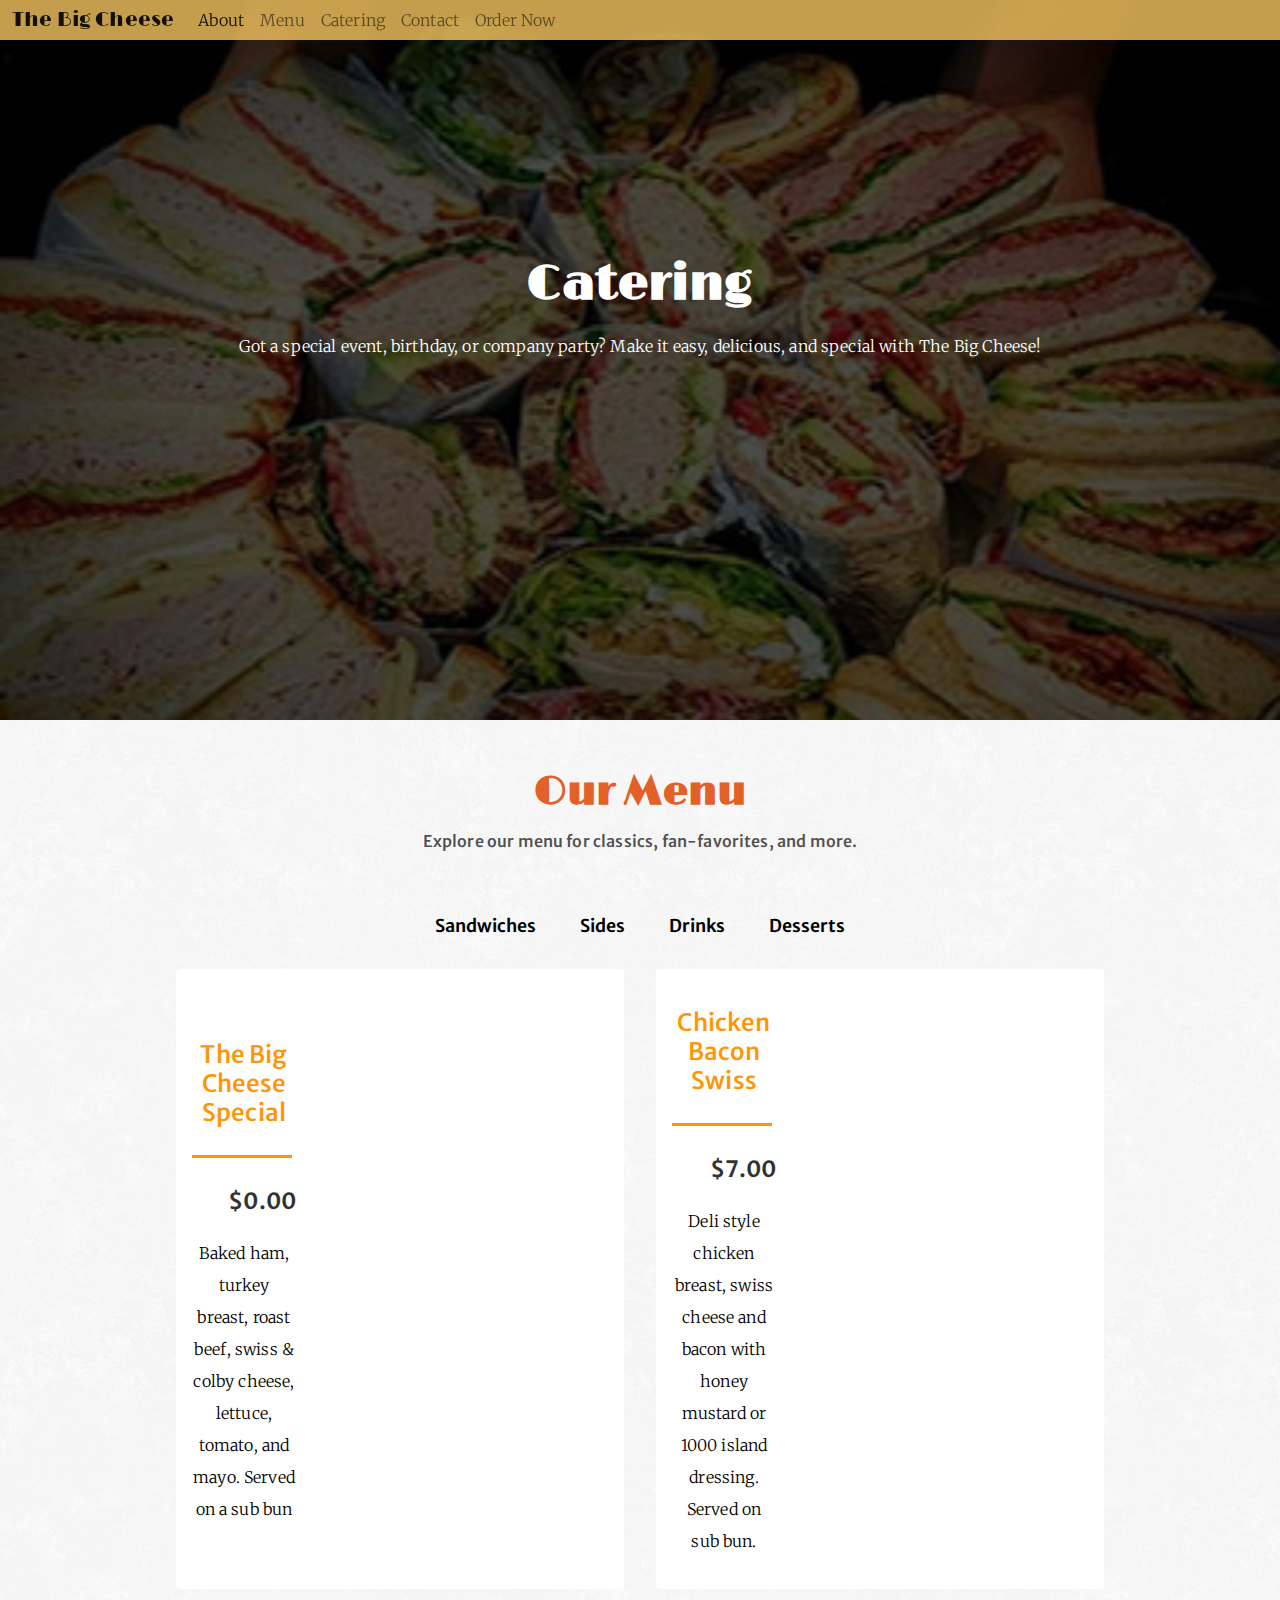
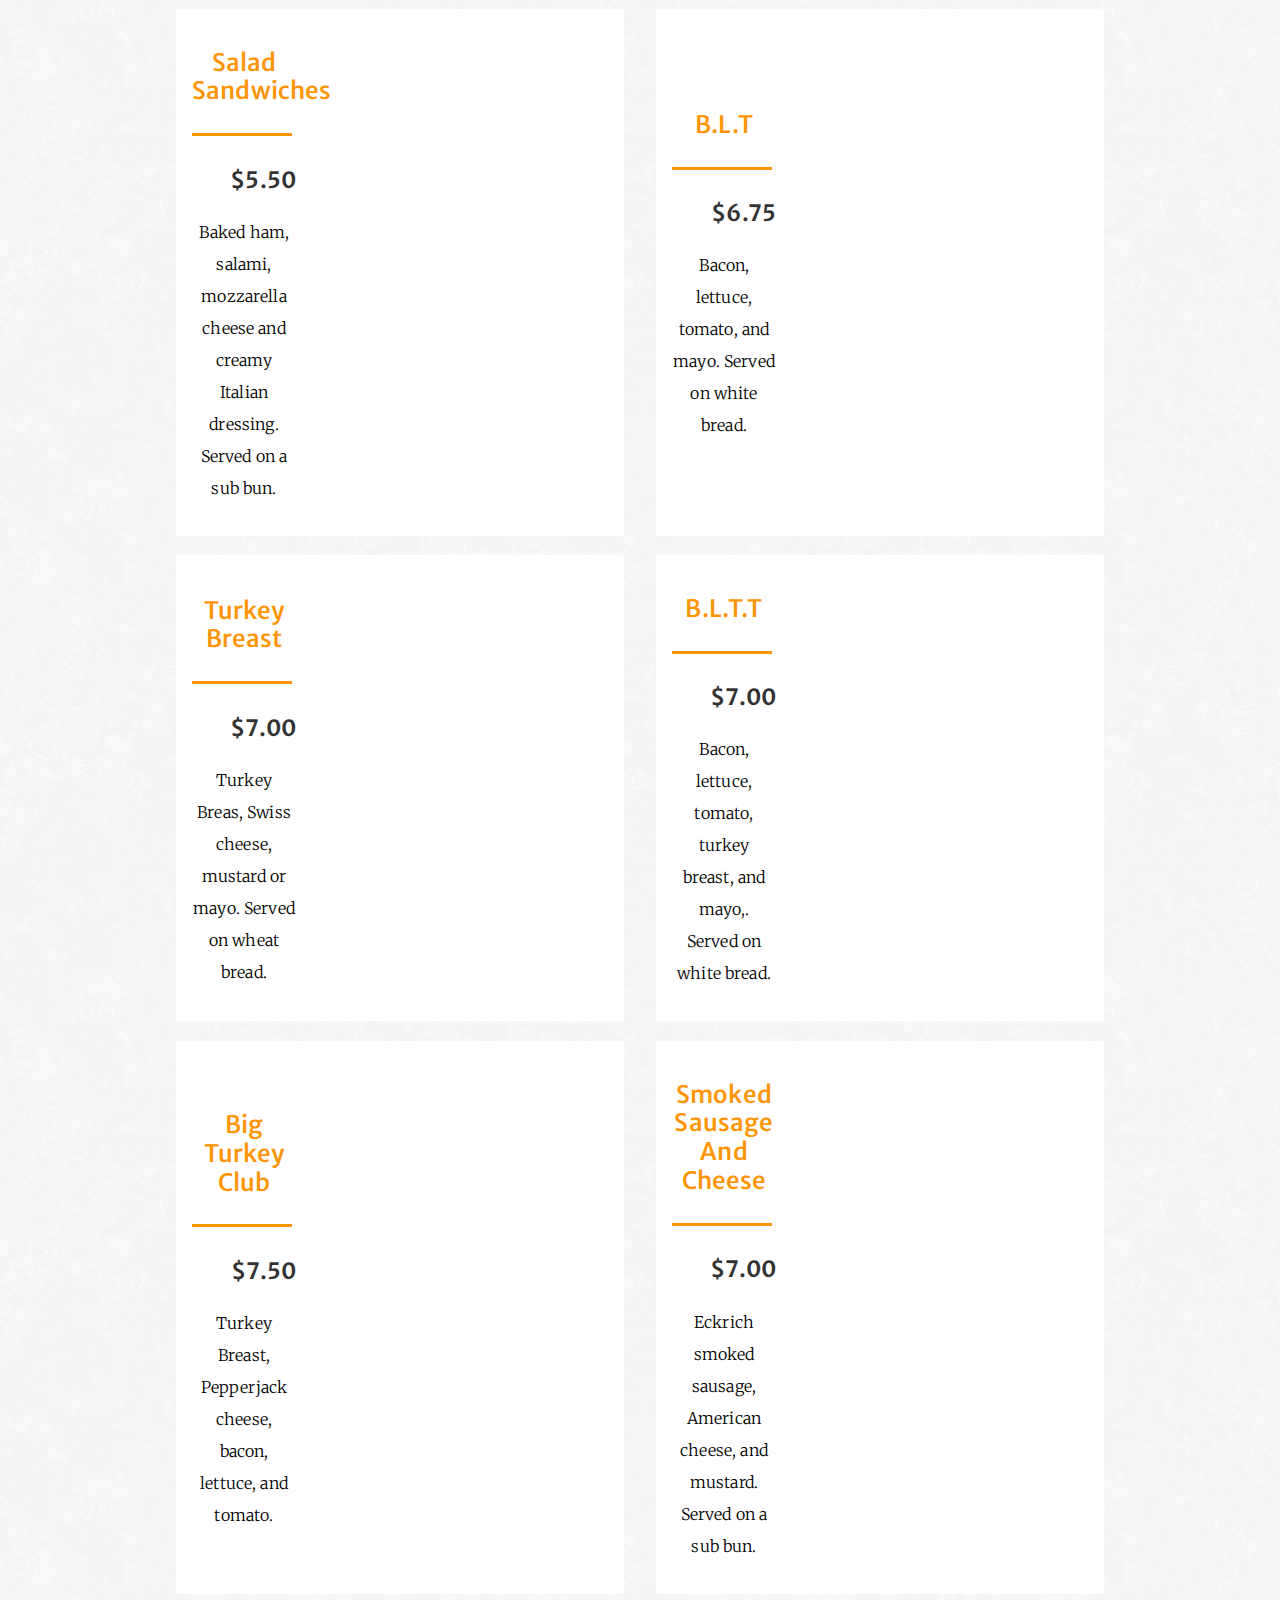
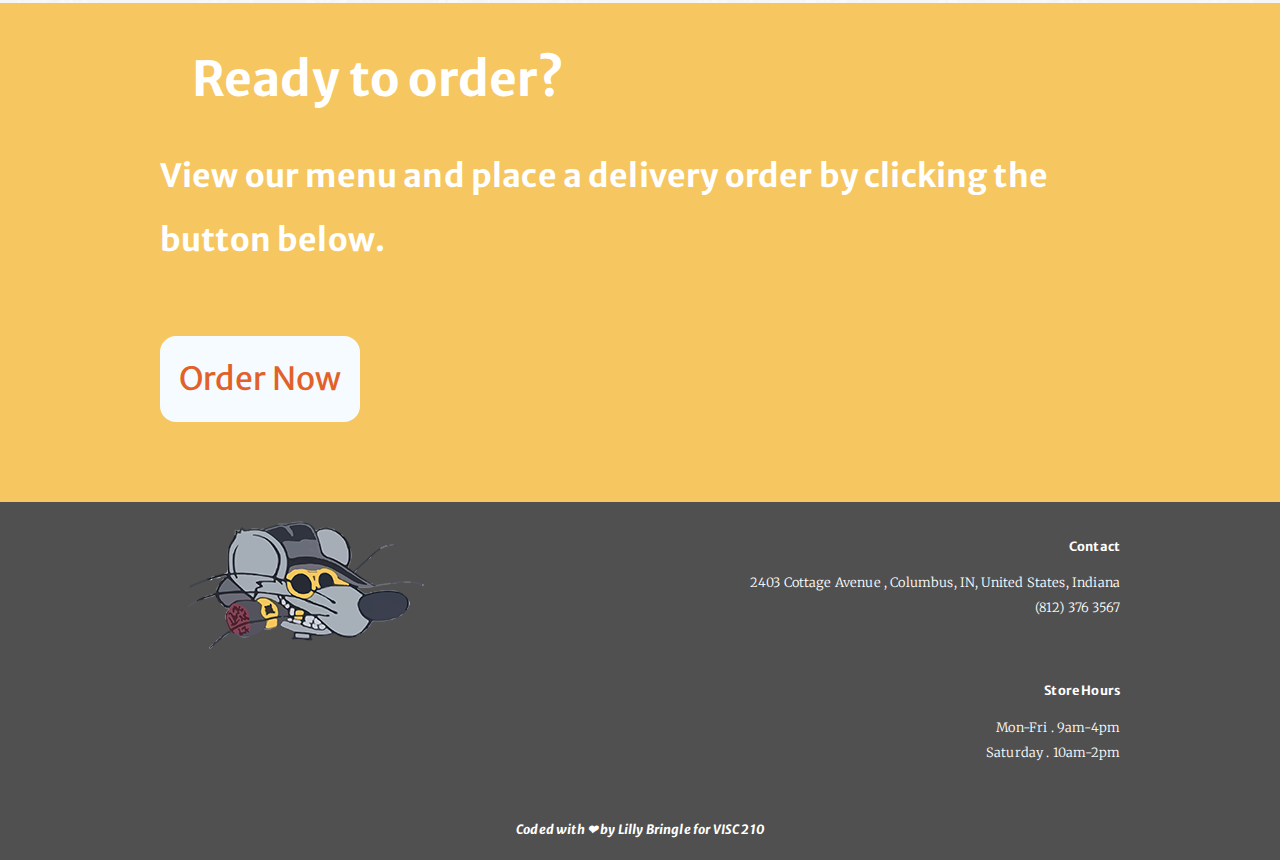
<file: catering.html>
<!doctype html>
<html lang="en">
<head>
	<meta charset="utf-8">
    <meta http-equiv="X-UA-Compatible" content="IE=edge">
    <meta name="viewport" content="width=device-width, initial-scale=1">
	<meta name="description" content="">
	<meta name="author" content="">

	<!--Favicon-->
	<link rel="shortcut icon" href="img/favicons/tbc_favicon.ico">
	<link rel="icon" type="image/png" href="img/favicons/tbc_favicon.png">
	
	<title>The Big Cheese - Catering</title>

	<!-- Bootstrap -->
	<link href="css/bootstrap_5.0.2/bootstrap.min.css" rel="stylesheet">

	<!-- Lightbox -->
	<link href="css/lightbox.css" rel="stylesheet">
	
	<!-- Main CSS -->
	<link href="css/main.css" rel="stylesheet">
</head>
<body data-bs-spy="scroll" data-bs-target="#navbarNav" data-bs-offset="0" class="scrollspy-example" tabindex="0">
	
<!--Bootstrap Nav - https://getbootstrap.com/docs/5.0/components/navbar/#nav-->
<nav class="navbar navbar-expand-lg navbar-light fixed-top">
  <div class="container-fluid">
     <a class="navbar-brand" href="index.html">
      The Big Cheese
    </a>
    <button class="navbar-toggler" type="button" data-bs-toggle="collapse" data-bs-target="#navbarNav" aria-controls="navbarNav" aria-expanded="false" aria-label="Toggle navigation">
      <span class="navbar-toggler-icon"></span>
    </button>
    <div class="collapse navbar-collapse" id="navbarNav">
      <ul class="navbar-nav">
        <li class="nav-item">
          <a class="nav-link active" aria-current="page" href="about.html">About</a>
        </li>
        <li class="nav-item">
          <a class="nav-link" href="menu.html">Menu</a>
        </li>
        <li class="nav-item">
          <a class="nav-link" href="catering.html">Catering</a>
        </li>
		<li class="nav-item">
          <a class="nav-link" href="contact.html">Contact</a>
        </li>

        <li class="nav-item">
          <a class="nav-link" href="https://www.doordash.com/store/big-cheese-columbus-2382135/">Order Now</a>
        </li>
      </ul>
    </div>
  </div>
</nav>

<!-- Section One -->
<div id="catering-hero">
  <div class="container">
    <div class="welcome">
      <h1 class="hero-header">Catering</h1>
    <p>
      Got a special event, birthday, or company party? Make it easy, delicious, and special with The Big Cheese!
    </p>
    </div>
  </div>
</div>

  <!-- Section Two -->
  <div id="menu">
    <div class="menu-container">
      <div class="cat_head">
        <h1 > Our Menu</h1>
        <h2>Explore our menu for classics, fan-favorites, and more. </h2>
      </div>
  
      <div class="menu-btns">
        <button type="button" class="menu-btn active-btn" id="sandwiches"> Sandwiches</button>  
        <button type="button" class="menu-btn active-btn" id="sides"> Sides</button>  
        <button type="button" class="menu-btn active-btn" id="drinks"> Drinks</button>  
        <button type="button" class="menu-btn active-btn" id="desserts"> Desserts</button>  
      </div>
  
      <div class="food-items">
        <!-- Items -->
  
        <!-- Sandwiches-->
        <div class="food-item sandwiches">
          <div class="food-content">
            <h2 class="food-name"> The Big Cheese Special </h2>
            <div class="line"></div>
            <h3 class="food-price">$0.00</h3> 
           <p class="food-descript"> Baked ham, turkey breast, roast beef, swiss & colby cheese, lettuce, tomato, and mayo. Served on a sub bun</p>
          </div>
        </div>
  
        <div class="food-item sandwiches">
          <div class="food-content">
            <h2 class="food-name"> Chicken Bacon Swiss </h2>
            <div class="line"></div>
            <h3 class="food-price">$7.00</h3> 
           <p class="food-descript"> Deli style chicken breast, swiss cheese and bacon with honey mustard or 1000 island dressing. Served on sub bun. </p>
          </div>
        </div>
  
        <div class="food-item sandwiches">
          <div class="food-content">
            <h2 class="food-name"> Salad Sandwiches </h2>
            <div class="line"></div>
            <h3 class="food-price">$5.50</h3> 
           <p class="food-descript"> Baked ham, salami, mozzarella cheese and creamy Italian dressing. Served on a sub bun. </p>
          </div>
        </div>
  
        <div class="food-item sandwiches">
          <div class="food-content">
            <h2 class="food-name">B.L.T </h2>
            <div class="line"></div>
            <h3 class="food-price">$6.75</h3> 
           <p class="food-descript">Bacon, lettuce, tomato, and mayo. Served on white bread.</p>
          </div>
        </div>
  
        <div class="food-item sandwiches">
          <div class="food-content">
            <h2 class="food-name"> Turkey Breast </h2>
            <div class="line"></div>
            <h3 class="food-price">$7.00</h3> 
           <p class="food-descript"> Turkey Breas, Swiss cheese, mustard or mayo. Served on wheat bread.</p>
          </div>
        </div>
  
        <div class="food-item sandwiches">
          <div class="food-content">
            <h2 class="food-name"> B.L.T.T </h2>
            <div class="line"></div>
            <h3 class="food-price">$7.00</h3> 
           <p class="food-descript"> Bacon, lettuce, tomato, turkey breast, and mayo,. Served on white bread. </p>
          </div>
        </div>
  
        <div class="food-item sandwiches">
          <div class="food-content">
            <h2 class="food-name"> Big Turkey Club </h2>
            <div class="line"></div>
            <h3 class="food-price">$7.50</h3> 
           <p class="food-descript">Turkey Breast, Pepperjack cheese, bacon, lettuce, and tomato. </p>
          </div>
        </div>
  
        <div class="food-item sandwiches">
          <div class="food-content">
            <h2 class="food-name"> Smoked Sausage and Cheese </h2>
            <div class="line"></div>
            <h3 class="food-price">$7.00</h3> 
           <p class="food-descript"> Eckrich smoked sausage, American cheese, and mustard. Served on a sub bun.</p>
          </div>
        </div>
  
        <!-- Sides -->
  
        <div class="food-item sides">
          <div class="food-content">
            <h2 class="food-name"> Lorem Ipsum </h2>
            <div class="line"></div>
            <h3 class="food-price">$0.00</h3> 
           <p class="food-descript"> Lorem Upsim</p>
          </div>
        </div>
  
        <div class="food-item sides">
          <div class="food-content">
            <h2 class="food-name"> Potato Salad (4oz) </h2>
            <div class="line"></div>
            <h3 class="food-price">$1.75</h3> 
          </div>
        </div>
  
        <div class="food-item sides">
          <div class="food-content">
            <h2 class="food-name"> Macaroni Salad (4oz) </h2>
            <div class="line"></div>
            <h3 class="food-price">$1.75</h3> 
          </div>
        </div>
  
        <div class="food-item sides">
          <div class="food-content">
            <h2 class="food-name"> Baked Beans (4oz) </h2>
            <div class="line"></div>
            <h3 class="food-price">$1.75</h3> 
          </div>
        </div>
  
        <div class="food-item sides">
          <div class="food-content">
            <h2 class="food-name"> French Onion Dip (4oz) </h2>
            <div class="line"></div>
            <h3 class="food-price">$1.75</h3> 
          </div>
        </div>
  
        <div class="food-item sides">
          <div class="food-content">
            <h2 class="food-name"> Deviled Eggs </h2>
            <div class="line"></div>
            <h3 class="food-price">$1.75</h3> 
          </div>
        </div>
  
        <div class="food-item sides">
          <div class="food-content">
            <h2 class="food-name"> Carrots and Ranch </h2>
            <div class="line"></div>
            <h3 class="food-price">$1.75</h3> 
          </div>
        </div>
  
        <div class="food-item sides">
          <div class="food-content">
            <h2 class="food-name"> Chicken Salad (4oz) </h2>
            <div class="line"></div>
            <h3 class="food-price">$2.75</h3> 
          </div>
        </div>
  
        <div class="food-item sides">
          <div class="food-content">
            <h2 class="food-name"> UTZ Chips (Indivudual) </h2>
            <div class="line"></div>
            <p class="food-descript"> Flavors: Salt'n'Vinegar, Salt & Pepper, Voodoo, Voodoo Heat, Bacon Cheddar, Red Hot</p>
            <h3 class="food-price">- $1.80</h3> 
          </div>
        </div>
  
        <div class="food-item sides">
          <div class="food-content">
            <h2 class="food-name"> UTZ Chips (Family) </h2>
            <div class="line"></div>
            <h3 class="food-price">- $4.77</h3> 
          </div>
        </div>
        <!-- Drinks-->
        <div class="food-item drinks">
          <div class="food-content">
            <h2 class="food-name"> Lemonade </h2>
            <div class="line"></div>
            <h3 class="food-price">16oz-$1.00,24oz-$1.50,32oz-$2.00</h3> 
           <p class="food-descript"> Housemade </p>
          </div>
        </div>
  
        <div class="food-item drinks">
          <div class="food-content">
            <h2 class="food-name"> Sweet and Unsweet Teas </h2>
            <div class="line"></div>
            <h3 class="food-price">16oz-$1.00,24oz-$1.50,32oz-$2.00</h3> 
          </div>
        </div>
  
        <div class="food-item drinks">
          <div class="food-content">
            <h2 class="food-name"> Pepsi Products </h2>
            <div class="line"></div>
            <h3 class="food-price">16oz-$1.00,24oz-$1.50,32oz-$2.00</h3> 
           <p class="food-descript"> Pepsi, Diet Pepsi, Mountain Dew, Root Beer </p>
          </div>
        </div>
  
        <!-- Desserts-->
  
        <div class="food-item desserts">
          <div class="food-content">
            <h2 class="food-name"> Frosted Brownie </h2>
            <div class="line"></div>
            <h3 class="food-price">$0.75</h3> 
           <p class="food-descript"> Baked fresh every morning.</p>
          </div>
        </div>
        </div>
      </div>
    </div>
      
      <!-- Section Four -->   
      <div id="cta">
      <div class="cta_content">
        <h2> Ready to order?</h2>
        <p> View our menu and place a delivery order by clicking the button below.</p>
        <form> 
        <button type="submit" formaction="https://www.doordash.com/store/big-cheese-columbus-2382135/" class="ctabtn">  Order Now </button>  
        </form>
      </div>
      </div>
      
      <footer>
      <div class="nav-container">
        <figure class="nav-logo">
        <img src="img/tbc_logo.png" alt="logo">
        </figure>
      
        <div class="nav-contact">
        <h3> Contact</h3>
        <p> 
          2403 Cottage Avenue , Columbus, IN,
          United States, Indiana
          <br>
          (812) 376 3567
        </p>
        </div>
      
        <div class="nav-hours">
        <h3> Store Hours</h3>
        <p>
          Mon-Fri . 9am-4pm
          <br>
          Saturday . 10am-2pm
        </p>
        </div>
      
        <div class="nav-tag"> <h3> Coded with &#10084; by Lilly Bringle for VISC 210</h3> </div>
      </div>
      </footer>
<!-- jQuery --> 
<script src="https://ajax.googleapis.com/ajax/libs/jquery/1.12.4/jquery.min.js"></script>
<!-- Lightbox JS -->
<script src="js/lightbox.min.js"></script>
<!-- Bootstrap JS -->
<script src="https://cdn.jsdelivr.net/npm/@popperjs/core@2.9.2/dist/umd/popper.min.js"></script>
<script src="js/bootstrap_5.0.2/bootstrap.min.js"></script>
<!-- Menu JS -->
<script src="js/menuscript.js"></script>
</body>
</html>
</file>
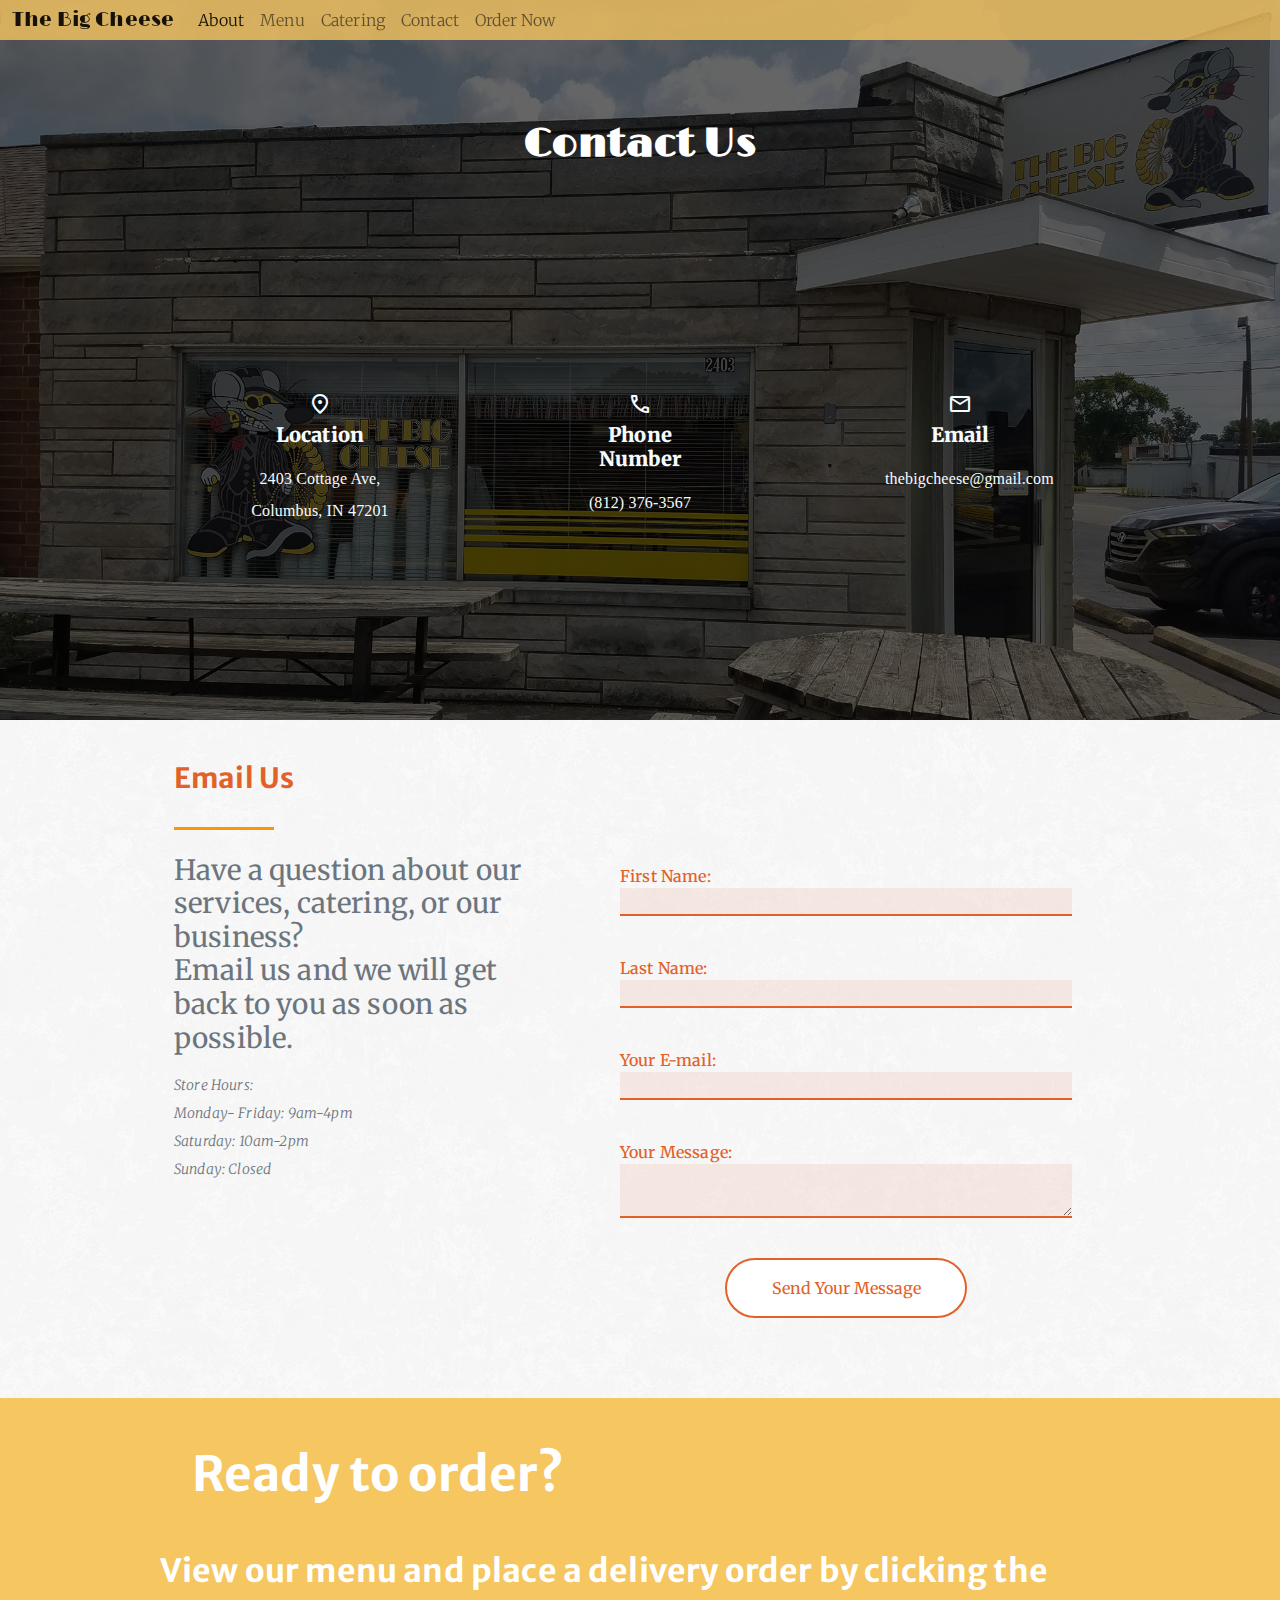
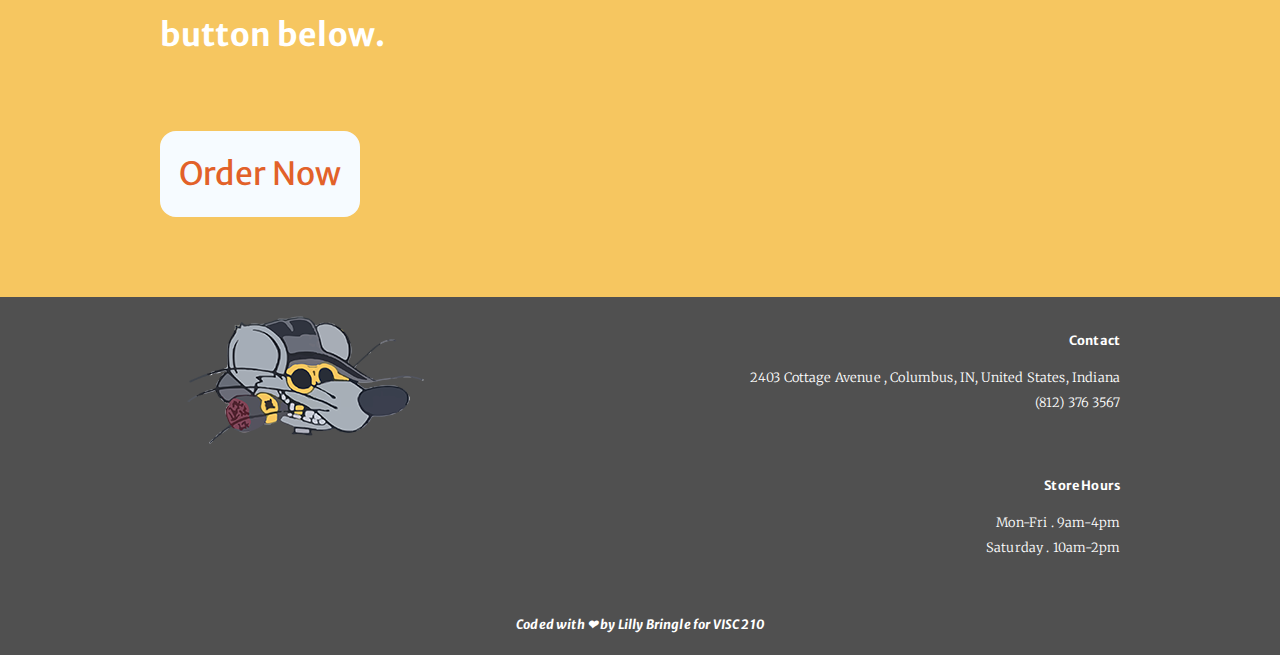
<file: contact.html>
<!doctype html>
<html lang="en">
<head>
	<meta charset="utf-8">
    <meta http-equiv="X-UA-Compatible" content="IE=edge">
    <meta name="viewport" content="width=device-width, initial-scale=1">
	<meta name="description" content="">
	<meta name="author" content="">

	<!--Favicon-->
	<link rel="shortcut icon" href="img/favicons/tbc_favicon.ico">
	<link rel="icon" type="image/png" href="img/favicons/tbc_favicon.png">
	
  <link rel="stylesheet" href="https://fonts.googleapis.com/css2?family=Material+Symbols+Outlined:opsz,wght,FILL,GRAD@20..48,100..700,0..1,-50..200" />
  <link rel="stylesheet" href="https://fonts.googleapis.com/css2?family=Material+Symbols+Outlined:opsz,wght,FILL,GRAD@20..48,100..700,0..1,-50..200" />
	<link rel="stylesheet" href="https://fonts.googleapis.com/css2?family=Material+Symbols+Outlined:opsz,wght,FILL,GRAD@20..48,100..700,0..1,-50..200" />


	<title>The Big Cheese - Contact</title>

	<!-- Bootstrap -->
	<link href="css/bootstrap_5.0.2/bootstrap.min.css" rel="stylesheet">

	<!-- Lightbox -->
	<link href="css/lightbox.css" rel="stylesheet">
	
	<!-- Main CSS -->
	<link href="css/main.css" rel="stylesheet">
</head>
<body data-bs-spy="scroll" data-bs-target="#navbarNav" data-bs-offset="0" class="scrollspy-example" tabindex="0">
	
<!--Bootstrap Nav - https://getbootstrap.com/docs/5.0/components/navbar/#nav-->
<nav class="navbar navbar-expand-lg navbar-light fixed-top">
  <div class="container-fluid">
     <a class="navbar-brand" href="index.html">
      The Big Cheese
    </a>
    <button class="navbar-toggler" type="button" data-bs-toggle="collapse" data-bs-target="#navbarNav" aria-controls="navbarNav" aria-expanded="false" aria-label="Toggle navigation">
      <span class="navbar-toggler-icon"></span>
    </button>
    <div class="collapse navbar-collapse" id="navbarNav">
      <ul class="navbar-nav">
        <li class="nav-item">
          <a class="nav-link active" aria-current="page" href="about.html">About</a>
        </li>
        <li class="nav-item">
          <a class="nav-link" href="menu.html">Menu</a>
        </li>
        <li class="nav-item">
          <a class="nav-link" href="catering.html">Catering</a>
        </li>
		<li class="nav-item">
          <a class="nav-link" href="contact.html">Contact</a>
        </li>

        <li class="nav-item">
          <a class="nav-link" href="https://www.doordash.com/store/big-cheese-columbus-2382135/">Order Now</a>
        </li>
      </ul>
    </div>
  </div>
</nav>

<!-- Section One -->
<div id="hero-contact">
<div class="hero-container">
  <h1 class="contact_head">Contact Us</h1>
  <div class="hero_flexcontainer">
    <div class="contact_flexitem item1">
        <span class="material-symbols-outlined"> location_on </span>
        <h1> Location </h1>
        <p> 2403 Cottage Ave, Columbus, IN 47201 </p>
    </div>

    <div class="contact_flexitem item2">
      <span class="material-symbols-outlined"> call </span>
      <h1> Phone Number </h1>
      <p> (812) 376-3567 </p>
    </div>

    <div class="contact_flexitem item3">
      <span class="material-symbols-outlined"> mail </span>
      <h1> Email </h1>
      <p> thebigcheese@gmail.com </p>
    </div>
  </div>
</div>
</div>

<!-- Section Two-->

<div class="form_flexcontainer">
  <div class="formflexitem form-text">
    <h2>Email Us</h2>
    <div class="line"></div>
    <h3 class="form_info"> 
      Have a question about our
      services, catering, or our
      business? 
      <br>  
      Email us and we will get back to
      you as soon as possible. 
    </h3>

    <p class="store_hours"> 
      Store Hours:
      <br>
      Monday- Friday: 9am-4pm
      <br>
      Saturday: 10am-2pm
      <br>
      Sunday: Closed
    </p>
  </div>

  <div class="formflexitem form">
    
    <form action="#" method="post">
    <div class="form_row1">
      <div class="formitem">
        <label for="firstname">First Name:</label>
        <input type="text" id="firstname" name="user_name">
      </div>

      <div class="formitem">
        <label for="lastname" id="name">Last Name:</label>
        <input type="text" id="lastname" name="user_name">
      </div>
    </div>


      <div class="formitem">
      <label for="mail">Your E-mail:</label>
      <input type="email" id="mail" name="user_email">
      </div>
  
      <div class="formitem">
      <label for="msg">Your Message:</label>
      <textarea id="msg" name="user_message"></textarea>
      </div>

      <button type="submit" class="formbutton">Send Your Message</button>

    </form>
  </div>
</div>


<!-- Section Three-->
<div id="cta">
  <div class="cta_content">
    <h2> Ready to order?</h2>
    <p> View our menu and place a delivery order by clicking the button below.</p>
    <form> 
      <button type="submit" formaction="https://www.doordash.com/store/big-cheese-columbus-2382135/" class="ctabtn">  Order Now </button>  
    </form>
  </div>
</div>

<footer>
  <div class="nav-container">
    <figure class="nav-logo">
      <img src="img/tbc_logo.png" alt="logo">
    </figure>

    <div class="nav-contact">
      <h3> Contact</h3>
      <p> 
        2403 Cottage Avenue , Columbus, IN,
        United States, Indiana
        <br>
        (812) 376 3567
      </p>
    </div>

    <div class="nav-hours">
      <h3> Store Hours</h3>
      <p>
        Mon-Fri . 9am-4pm
        <br>
        Saturday . 10am-2pm
      </p>
    </div>

    <div class="nav-tag"> <h3> Coded with &#10084; by Lilly Bringle for VISC 210</h3> </div>
  </div>
</footer>


<!-- jQuery --> 
<script src="https://ajax.googleapis.com/ajax/libs/jquery/1.12.4/jquery.min.js"></script>
<!-- Lightbox JS -->
<script src="js/lightbox.min.js"></script>
<!-- Bootstrap JS -->
<script src="https://cdn.jsdelivr.net/npm/@popperjs/core@2.9.2/dist/umd/popper.min.js"></script>
<script src="js/bootstrap_5.0.2/bootstrap.min.js"></script>
</body>
</html>
</file>
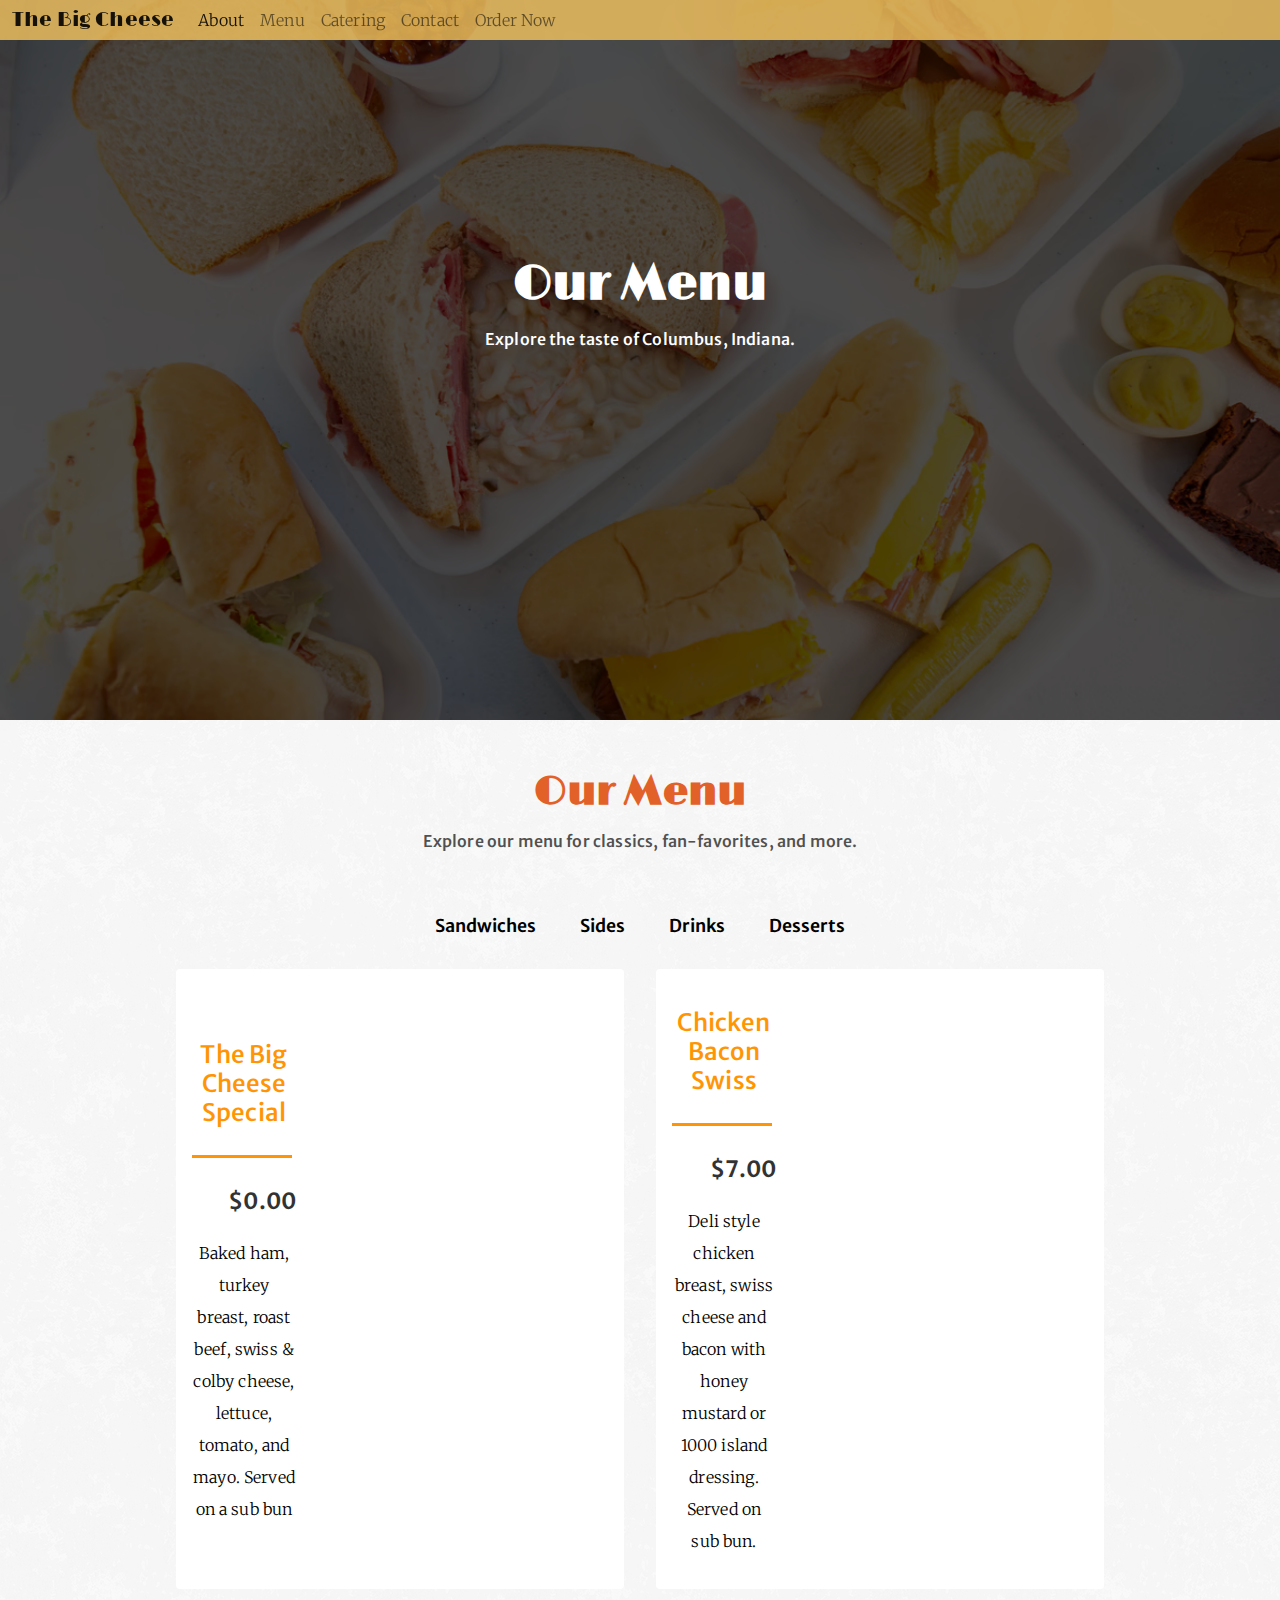
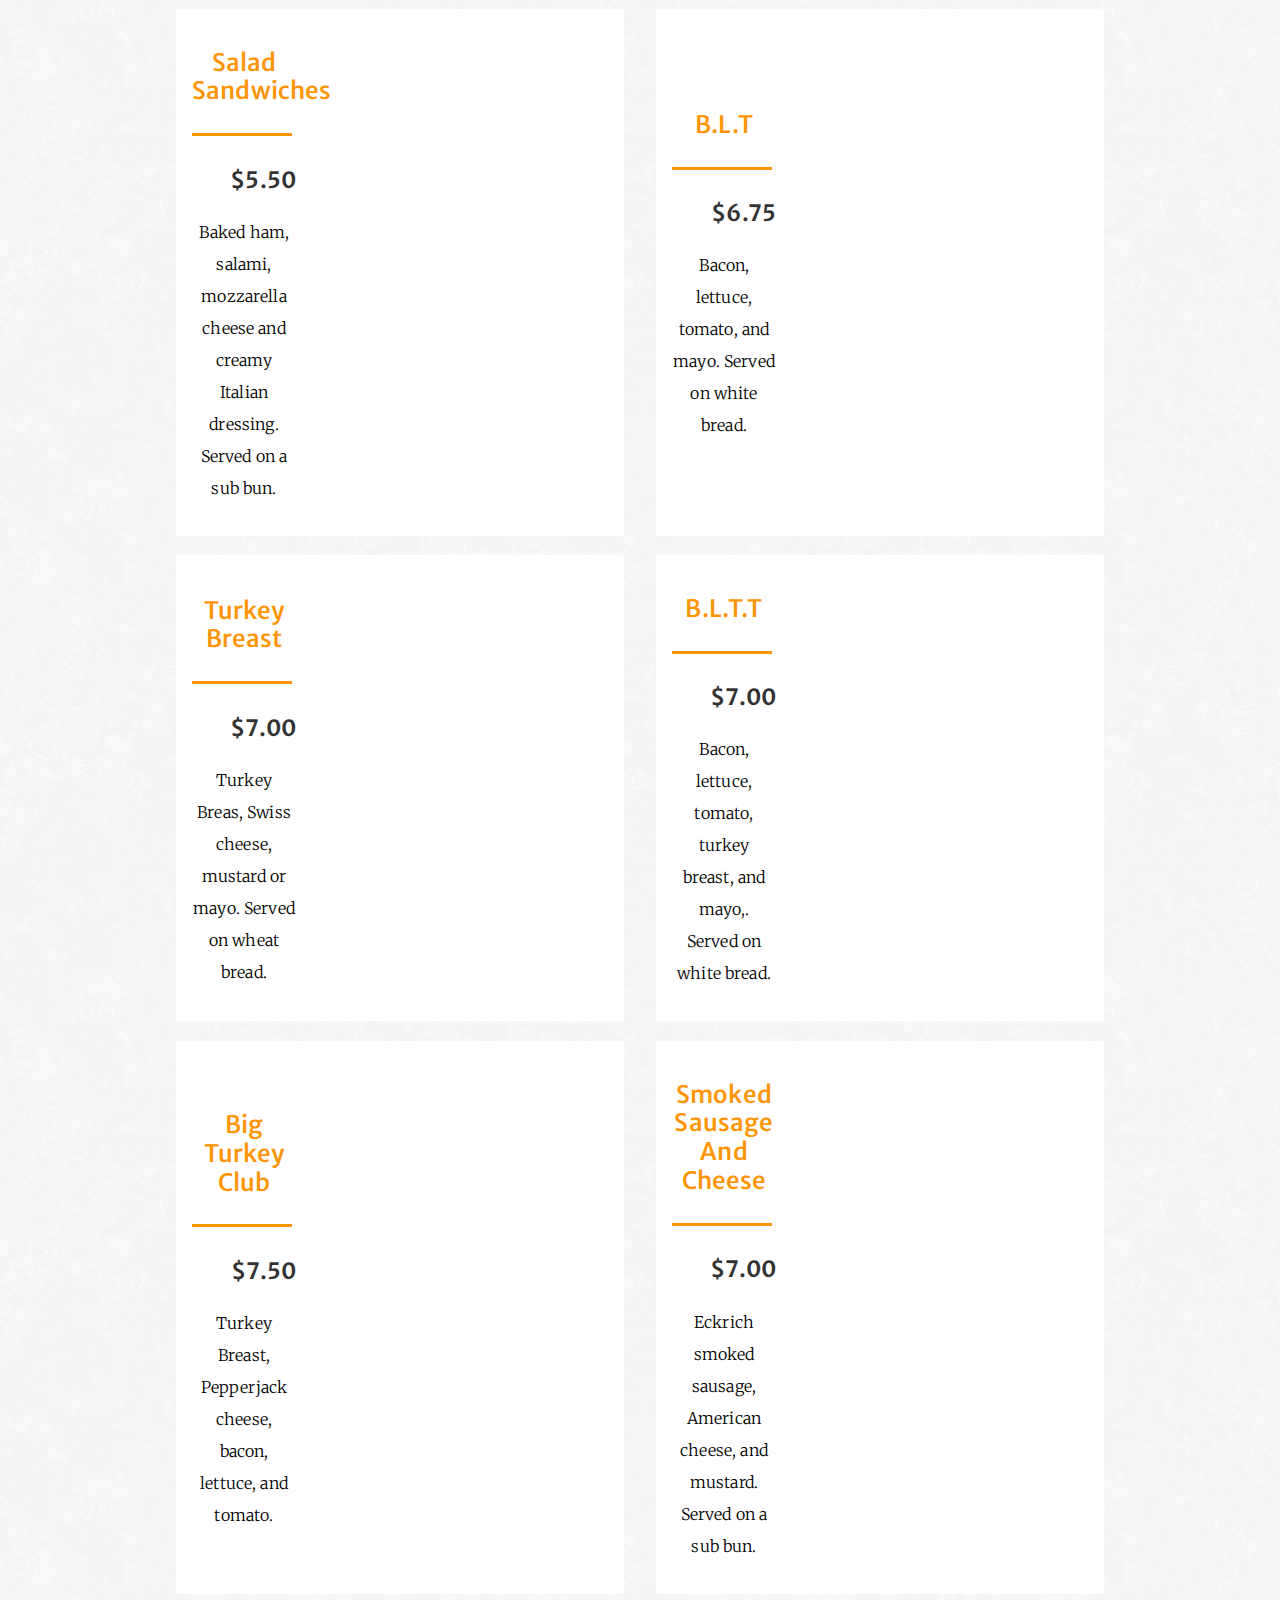
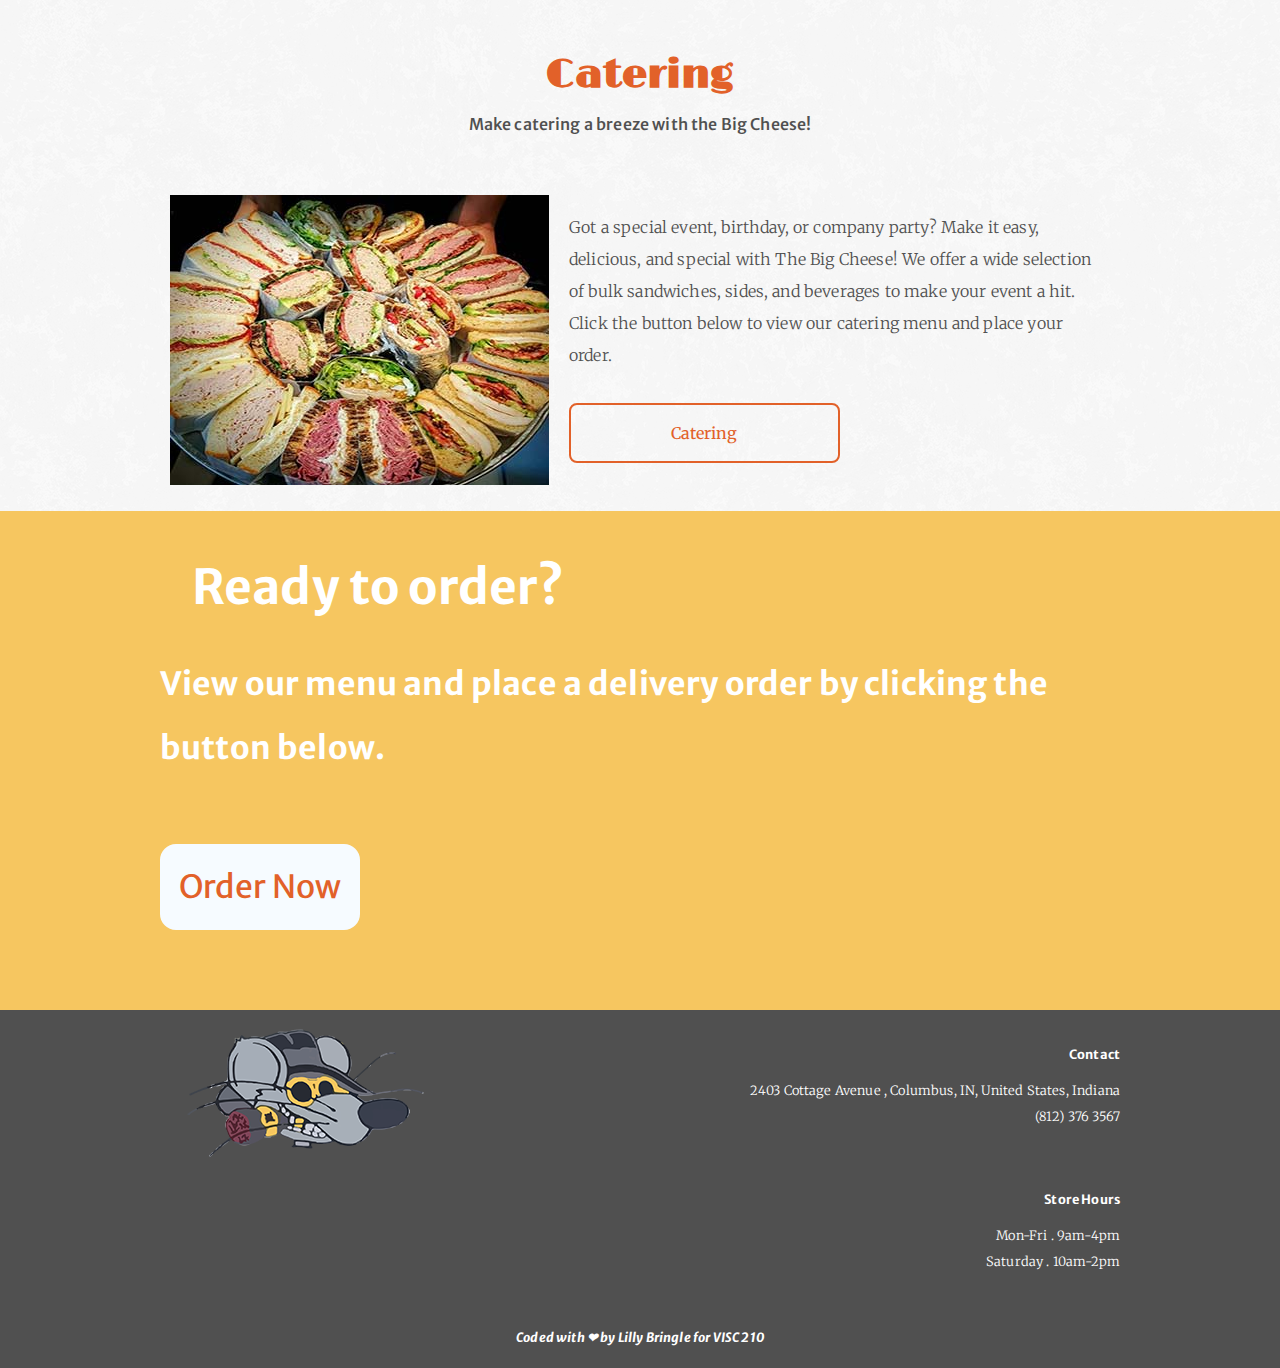
<file: menu.html>
<!doctype html>
<html lang="en">
<head>
	<meta charset="utf-8">
    <meta http-equiv="X-UA-Compatible" content="IE=edge">
    <meta name="viewport" content="width=device-width, initial-scale=1">
	<meta name="description" content="">
	<meta name="author" content="">

	<!--Favicon-->
	<link rel="shortcut icon" href="img/favicons/tbc_favicon.ico">
	<link rel="icon" type="image/png" href="img/favicons/tbc_favicon.png">
	
	<title>The Big Cheese - Menu</title>

	<!-- Bootstrap -->
	<link href="css/bootstrap_5.0.2/bootstrap.min.css" rel="stylesheet">

	<!-- Lightbox -->
	<link href="css/lightbox.css" rel="stylesheet">
	
	<!-- Main CSS -->
	<link href="css/main.css" rel="stylesheet">
</head>
<body data-bs-spy="scroll" data-bs-target="#navbarNav" data-bs-offset="0" class="scrollspy-example" tabindex="0">
	
<!--Bootstrap Nav - https://getbootstrap.com/docs/5.0/components/navbar/#nav-->
<nav class="navbar navbar-expand-lg navbar-light fixed-top">
	<div class="container-fluid">
	   <a class="navbar-brand" href="index.html">
		The Big Cheese
	  </a>
	  <button class="navbar-toggler" type="button" data-bs-toggle="collapse" data-bs-target="#navbarNav" aria-controls="navbarNav" aria-expanded="false" aria-label="Toggle navigation">
		<span class="navbar-toggler-icon"></span>
	  </button>
	  <div class="collapse navbar-collapse" id="navbarNav">
		<ul class="navbar-nav">
		  <li class="nav-item">
			<a class="nav-link active" aria-current="page" href="about.html">About</a>
		  </li>
		  <li class="nav-item">
			<a class="nav-link" href="menu.html">Menu</a>
		  </li>
		  <li class="nav-item">
			<a class="nav-link" href="catering.html">Catering</a>
		  </li>
		  <li class="nav-item">
			<a class="nav-link" href="contact.html">Contact</a>
		  </li>
  
		  <li class="nav-item">
			<a class="nav-link" href="https://www.doordash.com/store/big-cheese-columbus-2382135/">Order Now</a>
		  </li>
		</ul>
	  </div>
	</div>
  </nav>


<!-- Section One -->
<div id="menu_hero">
	<div class="container">
	  <div class="welcome">
		<h1 class="hero-header"> Our Menu</h1>
		<h2> Explore the taste of Columbus, Indiana.</h2>
	  </div>
	</div>
  </div>

<!-- Section Two -->
  <div id="menu">
	<div class="menu-container">
	  <div class="cat_head">
		<h1> Our Menu</h1>
		<h2>Explore our menu for classics, fan-favorites, and more. </h2>
	  </div>
  
	  <div class="menu-btns">
		<button type="button" class="menu-btn active-btn" id="sandwiches"> Sandwiches</button>  
		<button type="button" class="menu-btn active-btn" id="sides"> Sides</button>  
		<button type="button" class="menu-btn active-btn" id="drinks"> Drinks</button>  
		<button type="button" class="menu-btn active-btn" id="desserts"> Desserts</button>  
	  </div>
  
	  <div class="food-items">
		<!-- Items -->
  
		<!-- Sandwiches-->
		<div class="food-item sandwiches">
		  <div class="food-content">
			<h2 class="food-name"> The Big Cheese Special </h2>
			<div class="line"></div>
			<h3 class="food-price">$0.00</h3> 
		   <p class="food-descript"> Baked ham, turkey breast, roast beef, swiss & colby cheese, lettuce, tomato, and mayo. Served on a sub bun</p>
		  </div>
		</div>
  
		<div class="food-item sandwiches">
		  <div class="food-content">
			<h2 class="food-name"> Chicken Bacon Swiss </h2>
			<div class="line"></div>
			<h3 class="food-price">$7.00</h3> 
		   <p class="food-descript"> Deli style chicken breast, swiss cheese and bacon with honey mustard or 1000 island dressing. Served on sub bun. </p>
		  </div>
		</div>
  
		<div class="food-item sandwiches">
		  <div class="food-content">
			<h2 class="food-name"> Salad Sandwiches </h2>
			<div class="line"></div>
			<h3 class="food-price">$5.50</h3> 
		   <p class="food-descript"> Baked ham, salami, mozzarella cheese and creamy Italian dressing. Served on a sub bun. </p>
		  </div>
		</div>
  
		<div class="food-item sandwiches">
		  <div class="food-content">
			<h2 class="food-name">B.L.T </h2>
			<div class="line"></div>
			<h3 class="food-price">$6.75</h3> 
		   <p class="food-descript">Bacon, lettuce, tomato, and mayo. Served on white bread.</p>
		  </div>
		</div>
  
		<div class="food-item sandwiches">
		  <div class="food-content">
			<h2 class="food-name"> Turkey Breast </h2>
			<div class="line"></div>
			<h3 class="food-price">$7.00</h3> 
		   <p class="food-descript"> Turkey Breas, Swiss cheese, mustard or mayo. Served on wheat bread.</p>
		  </div>
		</div>
  
		<div class="food-item sandwiches">
		  <div class="food-content">
			<h2 class="food-name"> B.L.T.T </h2>
			<div class="line"></div>
			<h3 class="food-price">$7.00</h3> 
		   <p class="food-descript"> Bacon, lettuce, tomato, turkey breast, and mayo,. Served on white bread. </p>
		  </div>
		</div>
  
		<div class="food-item sandwiches">
		  <div class="food-content">
			<h2 class="food-name"> Big Turkey Club </h2>
			<div class="line"></div>
			<h3 class="food-price">$7.50</h3> 
		   <p class="food-descript">Turkey Breast, Pepperjack cheese, bacon, lettuce, and tomato. </p>
		  </div>
		</div>
  
		<div class="food-item sandwiches">
		  <div class="food-content">
			<h2 class="food-name"> Smoked Sausage and Cheese </h2>
			<div class="line"></div>
			<h3 class="food-price">$7.00</h3> 
		   <p class="food-descript"> Eckrich smoked sausage, American cheese, and mustard. Served on a sub bun.</p>
		  </div>
		</div>
  
		<!-- Sides -->
  
		<div class="food-item sides">
		  <div class="food-content">
			<h2 class="food-name"> Lorem Ipsum </h2>
			<div class="line"></div>
			<h3 class="food-price">$0.00</h3> 
		   <p class="food-descript"> Lorem Upsim</p>
		  </div>
		</div>
  
		<div class="food-item sides">
		  <div class="food-content">
			<h2 class="food-name"> Potato Salad (4oz) </h2>
			<div class="line"></div>
			<h3 class="food-price">$1.75</h3> 
		  </div>
		</div>
  
		<div class="food-item sides">
		  <div class="food-content">
			<h2 class="food-name"> Macaroni Salad (4oz) </h2>
			<div class="line"></div>
			<h3 class="food-price">$1.75</h3> 
		  </div>
		</div>
  
		<div class="food-item sides">
		  <div class="food-content">
			<h2 class="food-name"> Baked Beans (4oz) </h2>
			<div class="line"></div>
			<h3 class="food-price">$1.75</h3> 
		  </div>
		</div>
  
		<div class="food-item sides">
		  <div class="food-content">
			<h2 class="food-name"> French Onion Dip (4oz) </h2>
			<div class="line"></div>
			<h3 class="food-price">$1.75</h3> 
		  </div>
		</div>
  
		<div class="food-item sides">
		  <div class="food-content">
			<h2 class="food-name"> Deviled Eggs </h2>
			<div class="line"></div>
			<h3 class="food-price">$1.75</h3> 
		  </div>
		</div>
  
		<div class="food-item sides">
		  <div class="food-content">
			<h2 class="food-name"> Carrots and Ranch </h2>
			<div class="line"></div>
			<h3 class="food-price">$1.75</h3> 
		  </div>
		</div>
  
		<div class="food-item sides">
		  <div class="food-content">
			<h2 class="food-name"> Chicken Salad (4oz) </h2>
			<div class="line"></div>
			<h3 class="food-price">$2.75</h3> 
		  </div>
		</div>
  
		<div class="food-item sides">
		  <div class="food-content">
			<h2 class="food-name"> UTZ Chips (Indivudual) </h2>
			<div class="line"></div>
			<p class="food-descript"> Flavors: Salt'n'Vinegar, Salt & Pepper, Voodoo, Voodoo Heat, Bacon Cheddar, Red Hot</p>
			<h3 class="food-price">- $1.80</h3> 
		  </div>
		</div>
  
		<div class="food-item sides">
		  <div class="food-content">
			<h2 class="food-name"> UTZ Chips (Family) </h2>
			<div class="line"></div>
			<h3 class="food-price">- $4.77</h3> 
		  </div>
		</div>
		<!-- Drinks-->
		<div class="food-item drinks">
		  <div class="food-content">
			<h2 class="food-name"> Lemonade </h2>
			<div class="line"></div>
			<h3 class="food-price">16oz-$1.00,24oz-$1.50,32oz-$2.00</h3> 
		   <p class="food-descript"> Housemade </p>
		  </div>
		</div>
  
		<div class="food-item drinks">
		  <div class="food-content">
			<h2 class="food-name"> Sweet and Unsweet Teas </h2>
			<div class="line"></div>
			<h3 class="food-price">16oz-$1.00,24oz-$1.50,32oz-$2.00</h3> 
		  </div>
		</div>
  
		<div class="food-item drinks">
		  <div class="food-content">
			<h2 class="food-name"> Pepsi Products </h2>
			<div class="line"></div>
			<h3 class="food-price">16oz-$1.00,24oz-$1.50,32oz-$2.00</h3> 
		   <p class="food-descript"> Pepsi, Diet Pepsi, Mountain Dew, Root Beer </p>
		  </div>
		</div>
  
		<!-- Desserts-->
  
		<div class="food-item desserts">
		  <div class="food-content">
			<h2 class="food-name"> Frosted Brownie </h2>
			<div class="line"></div>
			<h3 class="food-price">$0.75</h3> 
		   <p class="food-descript"> Baked fresh every morning.</p>
		  </div>
		</div>
		</div>
	  </div>
	</div>
  
  <!-- Section Three -->
  
  <div class="cat_head">
	<h1> Catering</h1>
	<h2> Make catering a breeze with the Big Cheese!</h2>
  </div>
  
  <div class="cater_container">
	<div class="flexbox_item cater_img"> 
	  <figure>
		<img src="img/tbc_catering.jpg" alt="Catering">
	  </figure>
	</div>
  
	<div class="flexbox_item cater_content">
	  <p>Got a special event, birthday, or company party? Make it
		easy, delicious, and special with The Big Cheese! We
		offer a wide selection of bulk sandwiches, sides, and
		beverages to make your event a hit. 
		<br>
		Click the button below to view our catering menu and
		place your order.  </p>
		<form> 
		  <button type="submit" formaction="catering.html" class="btn"> Catering</button>  
		</form>
	</div>
  </div>
  
  <!-- Section Four -->
  
  <div id="cta">
	<div class="cta_content">
	  <h2> Ready to order?</h2>
	  <p> View our menu and place a delivery order by clicking the button below.</p>
	  <form> 
		<button type="submit" formaction="https://www.doordash.com/store/big-cheese-columbus-2382135/" class="ctabtn">  Order Now </button>  
	  </form>
	</div>
  </div>
  
  <footer>
	<div class="nav-container">
	  <figure class="nav-logo">
		<img src="img/tbc_logo.png" alt="logo">
	  </figure>
  
	  <div class="nav-contact">
		<h3> Contact</h3>
		<p> 
		  2403 Cottage Avenue , Columbus, IN,
		  United States, Indiana
		  <br>
		  (812) 376 3567
		</p>
	  </div>
  
	  <div class="nav-hours">
		<h3> Store Hours</h3>
		<p>
		  Mon-Fri . 9am-4pm
		  <br>
		  Saturday . 10am-2pm
		</p>
	  </div>
  
	  <div class="nav-tag"> <h3> Coded with &#10084; by Lilly Bringle for VISC 210</h3> </div>
	</div>
  </footer>

<!-- jQuery --> 
<script src="https://ajax.googleapis.com/ajax/libs/jquery/1.12.4/jquery.min.js"></script>
<!-- Lightbox JS -->
<script src="js/lightbox.min.js"></script>
<!-- Bootstrap JS -->
<script src="https://cdn.jsdelivr.net/npm/@popperjs/core@2.9.2/dist/umd/popper.min.js"></script>
<script src="js/bootstrap_5.0.2/bootstrap.min.js"></script>
<!-- Menu JS -->
<script src="js/menuscript.js"></script>
</body>
</html>
</file>
<file: css/main.css>
/* Here you can start styling. ^_^*/

@import url('https://fonts.googleapis.com/css2?family=Limelight&display=swap');
@import url('https://fonts.googleapis.com/css2?family=Merriweather+Sans&display=swap');
@import url('https://fonts.googleapis.com/css2?family=Merriweather&display=swap');

/* Colors 
    Light Yellow- rgb(250,249,218);
    Yellow- rgb(246,198,96);
    Orange- rgb(226,97,41);
    Slate Grey- rgb(94,119,113);
    Dark Brown- rgb(38,42,28);
*/

* {
    box-sizing: border-box;
  }

/* Basics/Defaults */

body {
    font-size: 100%;
    font-weight: 300;
    color: rgb(80,80,80);
    letter-spacing: 0.01em;
    background-image: url("../img/white_wall_hash.png");
    font-family: "Merriweather", serif; 
    margin: 0 auto;
    min-width: 960px;
    }

p {
	line-height: 2em;
	margin: 1em 0 1em 0;
}

h1, h2, h3, h4, h5, h6 {
	font-weight: 500; 
	margin: 1.5rem 0rem 1rem 0rem;
    font-family: 'Merriweather Sans', sans-serif;
}

h1 {
	font-weight: 900;
	font-size: 2.5em;
    font-family: 'Limelight', sans-serif;
    color: rgb(226,97,41);
    margin: 0 auto;
    max-width: 50vw;
    text-align: center; 
}

h2 {
	padding-bottom: 3px; 
    font-family: 'Merriweather Sans', sans-serif;
    font-size: 1em;
    font-style:normal;
    margin: 1em auto;
    max-width: 50vw;
    text-align: center;
}

a {
	text-decoration: none;
	border-bottom: rgb(226,97,41);
	padding-bottom: 1px;
	color:rgb(226,97,41);
}

.btn{
    background-color: transparent;
    width: 50%;
    display: block;
    border:rgb(226,97,41) solid 2px;
    padding: 1em;
    border-radius: 0.5em;
    color:  rgb(226,97,41);
    transition: all 1s ease;
}
    
.btn:hover {
    background-color:  rgb(226,97,41);
    color: rgb(246, 251, 255);
    text-decoration: none;
}

.cat_head {
    margin: 3em;
}

/* Navbar CSS */

.navbar {
    margin: 0;
	padding:0;
}

.navbar-brand {
    font-family: 'Limelight', sans-serif;
}

.navbar-nav {
    font-family: 'Merriweather', serif;
}

#navbarNav {
    width: 960px;
    margin:0 auto;
    text-align: center;
}

.container-fluid {
    background-color: rgba(246,198,96,0.8);
    text-align: right;
    width: 100%;
}

/* Section One/Hero CSS */

#hero {
	background-image: url("../img/tbc_heroimg.png");
    background-repeat: no-repeat;
	background-size: cover; 
	min-height: 80vh; 
	padding-top: 12rem; 
	color: white; 
	padding-bottom: 1em; 
}

.hero-header {
    color: white;
    font-weight: 900;
    font-size: 3em;
}

#abt_hero {
	background-image: url("../img/tbc_heroimg.png");
    background-repeat: no-repeat;
	background-size: cover; 
	min-height: 80vh; 
	padding-top: 12rem; 
	color: white; 
	padding-bottom: 1em; 
}

#menu_hero {
	background-image: url("../img/tbc_menuheroimg.png");
    background-repeat: no-repeat;
	background-size: cover; 
	min-height: 80vh; 
	padding-top: 12rem; 
	color: white; 
	padding-bottom: 1em; 
}

#catering-hero {
	background-image: url("../img/tbc_cateringhero.png");
    background-repeat: no-repeat;
	background-size: cover; 
	min-height: 80vh; 
	padding-top: 12rem; 
	color: white; 
	padding-bottom: 1em; 
}

.container {
    padding-top: 4rem;
    width: 960px;
    margin: 0 auto;
    text-align: center; 
}

/* About Us CSS */
#abt {
    padding: 2em 0;
    margin: 1em 0;
}

.abt_container {
    display: flex;
    justify-content: center;
    margin: 0 auto;
    width: 960px;
    margin-bottom: 1em;
}

.flexbox_item {
    margin: 10px;
}

.flexbox_item figcaption {
    font-size: 1em;
    font-style: italic;
}

.flexbox_item .flex_img {
    height: 400px;
    flex-shrink: 0;
}

.flexbox_item .flex_content {
    height: 400px;
    flex-grow: 1;
}

.flex_content p{
    padding: 1em 0em 4em 0em;
}

/* Fan Favorites CSS */

#fanfav {
    background-color: rgb(38,42,28);
    color:rgb(246, 251, 255);
    padding-top: 2em;
    padding-bottom: 2em;
}

#fanfav h3 {
    font-family: 'Merriweather Sans', sans-serif;
}


.fanfav_container {
    display: flex;
    justify-content: center;
    margin: 2em auto;
    width: 960px;
    margin-bottom: 1em;
    font-size: 1em;
}

.fanfav_container img {
    width: 280px;
}

.fanfavitem {
    background-color: white;
    color: rgb(38,42,28);
    width: 300px;
    margin: 10px;
    padding: 10px;
}

.fanfavitem .item1 {
    max-height: 300px
}

.fanfavitem .item2 {
    max-height: 300px
}

.fanfavitem .item3 {
    max-height: 300px
}

/* Menu CSS */
.menu{
    margin: 2rem 0;
}

.menu-container{
    max-width: 960px;
    margin: 0 auto;
    padding: 0 1rem;
}

.menu-head {
    text-align: center;
    margin: 1em;
}

.menu-head h2{
    font-family: 'Merriweather Sans', sans-serif;
    font-size: 1rem;
}

.menu-head p{
    font-weight: 300;
    padding: 1.8rem 0;
    font-family: 'Merriweather', serif;
}

.menu-btns{
    padding: 0.6rem 0;
    display: flex;
    justify-content: center;
}

.menu-btn{
    font-family: 'Merriweather Sans', sans-serif;
    font-size: 1.1rem;
    font-weight: 600;
    background: none;
    border: none;
    color: #ff9505;
    display: block;
    margin: 0 1rem;
    cursor: pointer;
    outline: 0;
    transition: opacity 0.4s ease-out;
}

.menu-btn::after{
    content: "";
    display: block;
    height: 2px;
    margin-left: auto;
    margin-right: auto;
    background: #ff9505;
    margin-top: 0.5rem;
    width: 0;
    transition: width 0.4s ease-out;
}

.menu-btn:hover::after{
    width: 100%;
}
.menu-btn:hover{
    opacity: 0.8;
}
.active-btn{
    color: rgb(0, 0, 0);
}

.food-items{
    display: grid;
    grid-template-columns: repeat(2, 1fr);
    column-gap: 2rem;
}

.food-item{
    border-radius: 4px;
    background: #fff;
    color: #000;
    margin: 0.6rem 0;
    display: block;
    animation: fadeIn 2s;
    text-align: center;
}

@keyframes fadeIn{
    from{
        opacity: 0;
    }
    to{
        opacity: 1;
    }
}

.food-content{
    padding: 0;
    margin: 0;
    font-size: 1em;
}

.food-name{
    font-family: 'Merriweather Sans', sans-serif;
    color: #ff9505;
    font-size: 1.5em;
    font-weight: 500;
    text-transform: capitalize;
}

.line{
    width: 100px;
    height: 3px;
    background: #ff9505;
}

.food-price{
    padding: 0.4rem 0;
    font-weight: 600;
    font-size: 1.4rem;
    opacity: 0.8;
    text-align: right;
}

.center {
    margin: 10px;
    display: flex;
    justify-content: center;
    align-items: center;
}

/* Catering Code */

#cater {
    padding: 2em 0;
    margin: 1em 0;
}

.cater_container {
    display: flex;
    justify-content: center;
    margin: 0 auto;
    width: 960px;
}

.flexbox_item {
    margin: 10px;
}

.flexbox_item figcaption {
    font-size: 1em;
    font-style: italic;
}

.flexbox_item .cater_img {
    height: 400px;
    flex-shrink: 0;
}

.flexbox_item .cater_content {
    height: 400px;
    flex-grow: 1;
}


/*Slideshow/Review Code */

#reviewslider {
    background-image: url("../img/tbc_reveiwimg.png");
    background-repeat: no-repeat;
    background-size:cover;
    padding-top: 2em;
    padding-bottom: 2em;  
    margin-top: 2em; 
    margin-bottom: 2em; 
}

.mySlides1 {
    display:none;
    width: 960px;
    margin: 0 auto;
    padding: 2em;
}

.mySlides1 h1 {
    font-family: 'Merriweather', serif; 
    font-size: 2em;
    text-align: center;
    color:rgb(246, 251, 255); 
}

.mySlides1 h2 {
    font-family: 'Merriweather Sans', sans-serif; 
    font-size: 1.5em;
    text-align: center;
    color:rgb(246, 251, 255); 
    padding: 1em 0;
}

.review_src {
    font-size: 1em;
    color: rgb(246,198,96);
}

.review_src:hover {
    text-decoration: none;
    color: rgb(226,97,41);

}

.w3-left, .w3-right, .w3-badge {
    cursor:pointer;
    color: white;
}

.w3-badge {
    height:13px;
    width:13px;
    padding:0;
}

.mySlides2 {
    width: 100%;
}

/* Contact Hero CSS */
#hero-contact {
    background-image: url("../img/tbc_heroimg.png");
    background-repeat: no-repeat;
	background-size: cover; 
	max-height: 80vh; 
}

.hero_flexcontainer {
    margin: 0 auto;
    width: 960px;
    height: 80vh;
    display: flex;
    flex-direction: row;
    padding-top: 12em;
}

.contact_flexitem {
    width: 150px; 
    margin: 2em auto;
    color: rgb(246, 251, 255);
    font-family: 'Mexrriweather', serif;
    text-align: center;
}

.contact_flexitem h1 {
    font-family: 'Merriweather', serif;
    color:rgb(246, 251, 255);
    text-align: center;
    font-size: 1.25em;
}

.contact_head {
    padding-top: 3em;
    color: white;
}

/* Contact Form CSS */
.form_flexcontainer {
    display: flex;
    flex-direction: row;
    margin: 0 auto;
    width: 960px;
    margin-bottom: 1em;
}

.formflexitem {
    margin: 1em;
}

.form-text {
    flex-shrink: 0;
    font-family: 'Merriweather', serif;
    max-width: 40%;
}

.form_info {
    font-family: 'Merriweather', serif;
    font-style: normal;
    font-weight: 400;
}

.store_hours {
    font-family: 'Merriweather', serif;
    font-size: 1em;
    font-style: italic;
    font-weight: 200;
}

.form-text h2 {
    font-family: 'Merriweather Sans', sans-serif;
    font-size: 2em;
    text-align: left;
    align-items: flex-start;
    color: rgb(226,97,41);
    font-weight: bold;
}

.form {
    flex-grow: 1;
    margin: 2em;
    padding-top: 5em;
} 

.form_row1 {
    display: inline;
}

.formitem {
    margin: 1em;
}

form {
	margin: 2em 0;
}

label {
	color: rgb(226,97,41);
	font-weight: 500; 
	display: block;
}

input, textarea {
	color: rgb(226,97,41);
	border: none;
	border-bottom:rgb(226,97,41) solid 2px;
	background-color: rgba(226,97,41,0.1);
	display: block;
	width: 100%;
	margin-bottom: 40px; 
}

.formbutton {
	background-color: white;
	width: 50%;
	display: block;
	margin: 0 auto;
	border:rgb(226,97,41) solid 2px;
	padding: 1em;
	border-radius: 2em;
	color: rgb(226,97,41);
	transition: all 1s ease;
}

.formbutton:hover {
	background-color: rgb(226,97,41);
	color: white;
}

/*CTA Code*/
#cta {
    background-color: rgb(246,198,96);
    color: white;

    text-align: left;
    font-family: 'Merriweather Sans', sans-serif;
    font-size: 2em;
    font-weight: bold;    
	padding-bottom: 1rem; 
    padding-top: 3rem; 
    
}

#cta h2 {
    margin: 0 auto;
    max-width: 70vw;
    text-align: left; 
    font-size: 1.5em;
    font-weight: bold;
}

.cta_content {
    margin: 0 auto;
    width: 960px;
    text-align: left; 
}

.ctabtn {
    background-color: rgb(246, 251, 255);;
    display: block;
    border:rgb(246, 251, 255) solid 3px;
    padding: 0.5em;
    border-radius: 0.5em;
    color:  rgb(226,97,41);
    transition: all 1s ease;
    text-decoration: none;
    font-size: 1em;
}
    
.ctabtn:hover {
    background-color:  rgb(246,198,96);
    color: rgb(246, 251, 255);
    text-decoration: none;
}

/* Timeline Code*/
#timeline {
    margin: 0 auto;
    width: 960px;
    padding: 25px;
    display: grid;
    grid-template-columns: 1fr 3px 1fr;
}

.timeline_items {
    background-color: #fff;
}

.timeline_component {
    margin: 0 20px 20px 20px;
}

.date_right {
    text-align: right;
}

.timeline_middle {
    position: relative;
    background-color: rgb(246,198,96);
}

.timeline_point {
    position: absolute;
    top: 0;
    left: 50%;
    transform: translateX(-50%);
    width: 15px;
    height: 15px;
    background-color: rgb(246,198,96);
    border-radius: 50px;
}

.content_bg {
    padding: 1.5em;
    background-color: #fff;
    border-radius: 10px;
}

.timeline_content {
    display: inline;
}

.timeline_descript {
    font-family: 'Merriweather', serif;
    font-style: italic;
    line-height: 1.5em;
}


/* Footer Code */

footer {
    background-color: rgb(80,80,80);
    color: white;
    font-size: 0.8rem;
    font-family: 'Merriweather', serif;
    padding: 0;
    margin: 0;
}

footer h3 {
    font-size: 0.8rem;
    font-weight: bold;
}

.nav-container {
    width: 960px;
    margin: 0 auto; 
}

.nav-logo {
    float: left;
}

.nav-contact {
    text-align: right;
    padding: 1em 0 1em 0;
}

.nav-hours {
    text-align: right;
    padding: 1em 0 1em 0;
}

.nav-tag {
    text-align: center;
    font-style: italic;
    font-size: 0.5em;
    padding: 1em;
}


/* Responsiveness CSS */

@media screen and (min-width: 992px){
    .menu-head p{
        width: 50%;
    }
    .food-items{
        display: grid;
        grid-template-columns: repeat(2, 1fr);
        column-gap: 2rem;
    }
}

/*sm  ≥576px*/
@media (min-width: 576px) {
	/*h1{color:orange;}*/
    .food-item{
        display: grid;
        grid-template-columns: 25% auto;
        align-items: center;
        padding: 1rem;
        column-gap: 1rem;
    }
    .food-content{
        padding: 0;
    }
}

/*md  ≥800px*/
@media (min-width: 768px) {
	/*h1{color:yellow;}*/
    .menu-head p{
        width: 70%;
        margin-left: auto;
        margin-right: auto;
    }
}

@media (max-width: 800px) {
    /* Hero Section CSS */
    #hero {
        width: 100vw;
    }

    .welcome {
       width: 50%;
    }

    .hero-container {
        width:50%;
    }

    /* About Section CSS */
    .abt_container {
      flex-direction: column;
    }

    .abt_container p{
        width: 50%;
    }

    #abt {
        width: 50%;
    }

    /* Fan Favorites Section CSS */

    #fanfav {
        width: 100vw;
    }

    .fanfav_container {
        flex-direction: column;
        flex-wrap: wrap;
    }

    .cat_head {
        width: 50%;
    }

    /* Menu Section CSS */

    .menu-container .menu_head {
       width: 50vw;
    }

    .menu-btns {
        display: inline;
    }

    .food-items {
        width: 50%;
    }

 /* Cater Section CSS */

    #cater {
        width: 50%;
    }

    .center {
        margin: 10px;
        display: flex;
        justify-content: left;
        align-items: center;
    }

    .cater_container {
        flex-direction: column;
    }

    .cater_container p{
        width: 50%;
    }
    
    /* Slider CSS */

    .w3-display-container {
        width: 90vw;
        margin: 10px;
        display: flex;
        flex-direction: column;
        justify-content: center;
    }

    .mySlides1 {
        width: 100%;
        margin: 10px;
        display: flex;
        flex-direction: column;
        justify-content: center;
        align-items: center;
        font-size: 80%;
    }

    .w3-center {
        width: 100vw;
    }

    /* Timeline CSS */

    #timeline {
        display: grid;
        grid-template-columns: 1fr;
        grid-template-rows: 5fr;
    }

    .timeline_component {
        width: 50%;
    }

    .timeline_point {
        width: 0%;
    }

    /* CTA CSS */
    #cta {
        width: 100vw;
    }

    #cta h2 {
        text-align: center; 
    }

    .cta_content {
            width: 100vw;
            padding: 1em;
            margin: 10px;
            display: flex;
            flex-direction: column;
            justify-content: center;
            align-items: center;
            text-align: center;
    }

    /* Footer CSS */

    .nav-container {
        display: flex;
        flex-direction: column;
        margin:0;
        width: 100vw;
        text-align: center;
        justify-content: center;
    }

    .nav-contact{
        text-align: center;
    }

    .nav-hours {
        text-align: center;
    }

    /* Contact CSS */

    #hero-contact {
        max-height:fit-content; 
    }

    .hero_flexcontainer {
        width: 60vw;
        display: flex;
        flex-direction: column;
        background-size: cover;
        padding-top: 2em;
    }

    .contact_head {
        width: 50%;
    }

    .form_flexcontainer {
        display: flex;
        flex-direction: column;

    }

    .form-text {
        text-align: center;
    }

    .form {
        text-align: center;
        flex-grow: 0;
        width: 80vw;
    }



    
  }

/*lg  ≥992px*/
@media (min-width: 992px) {
	/*h1{color:green;}*/
    .menu-head p{
        width: 50%;
    }
    .food-items{
        display: grid;
        grid-template-columns: repeat(2, 1fr);
        column-gap: 2rem;
    }

}
</file>
